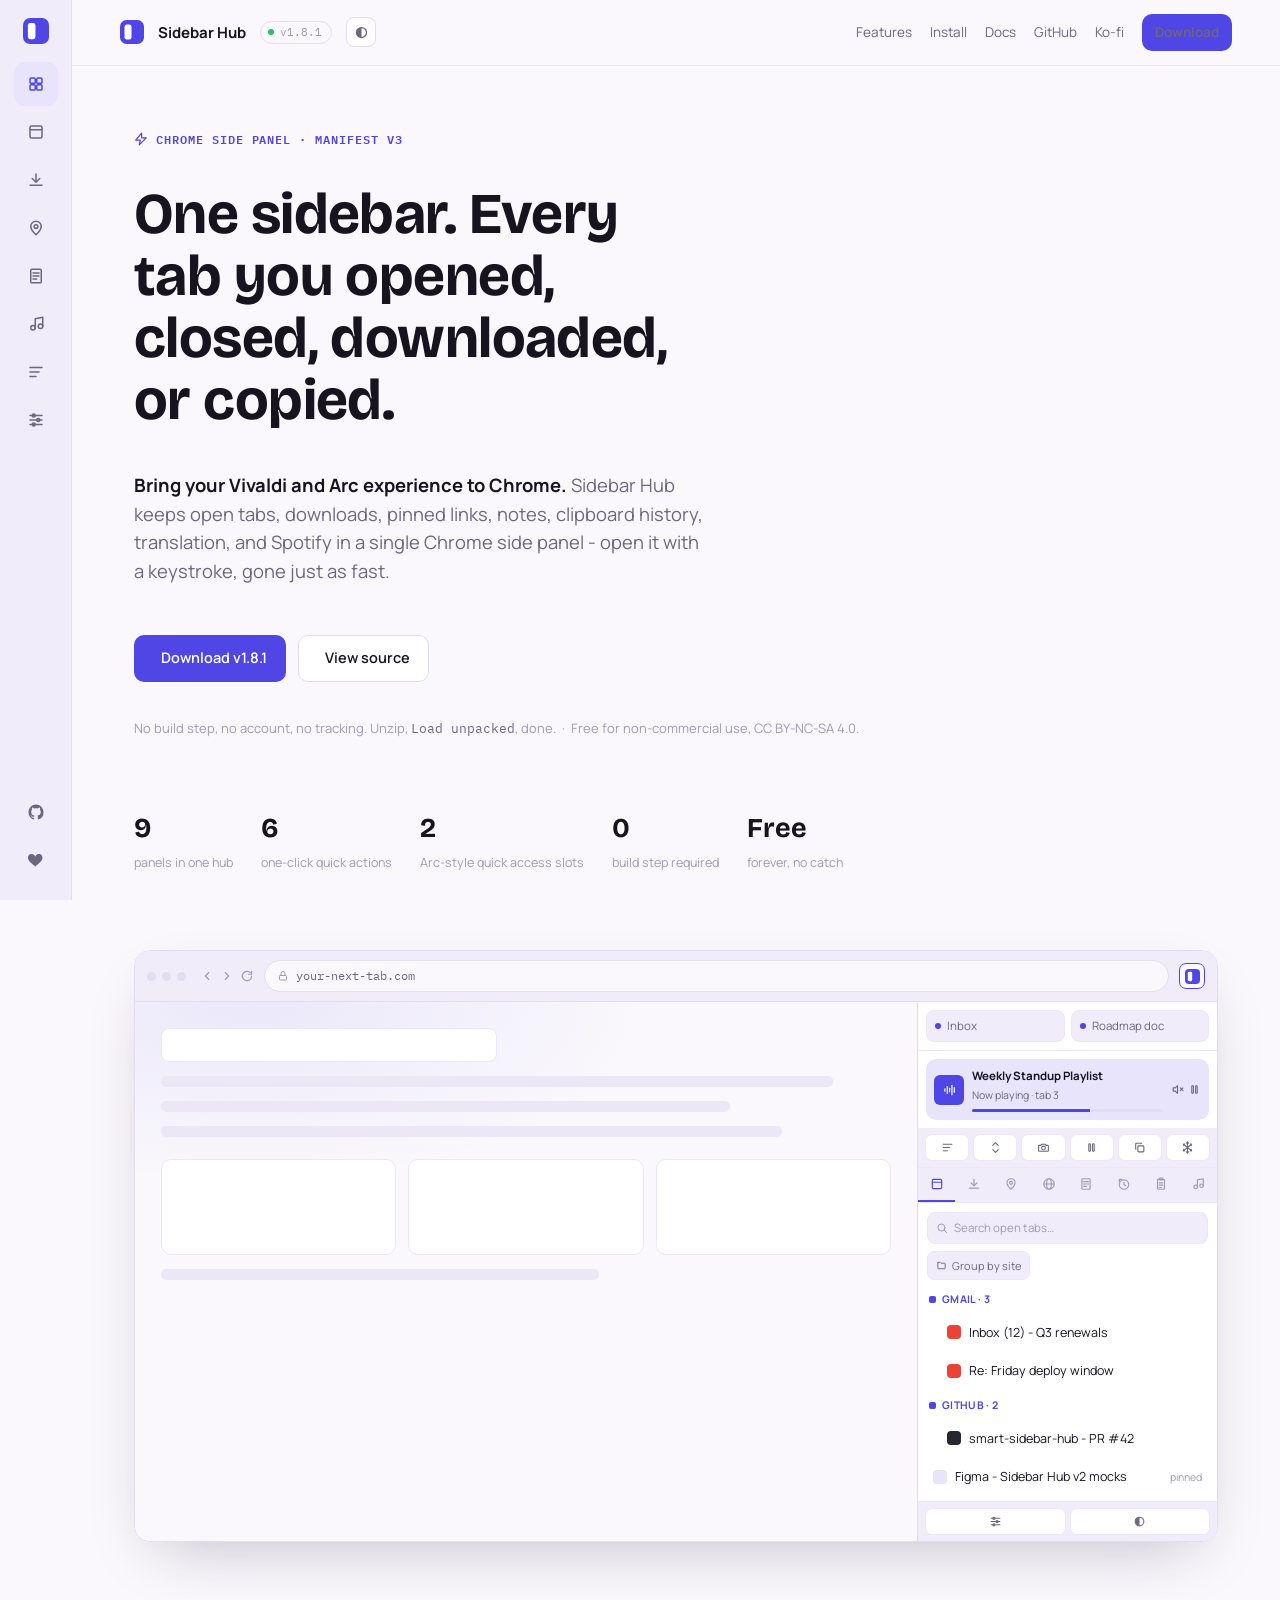
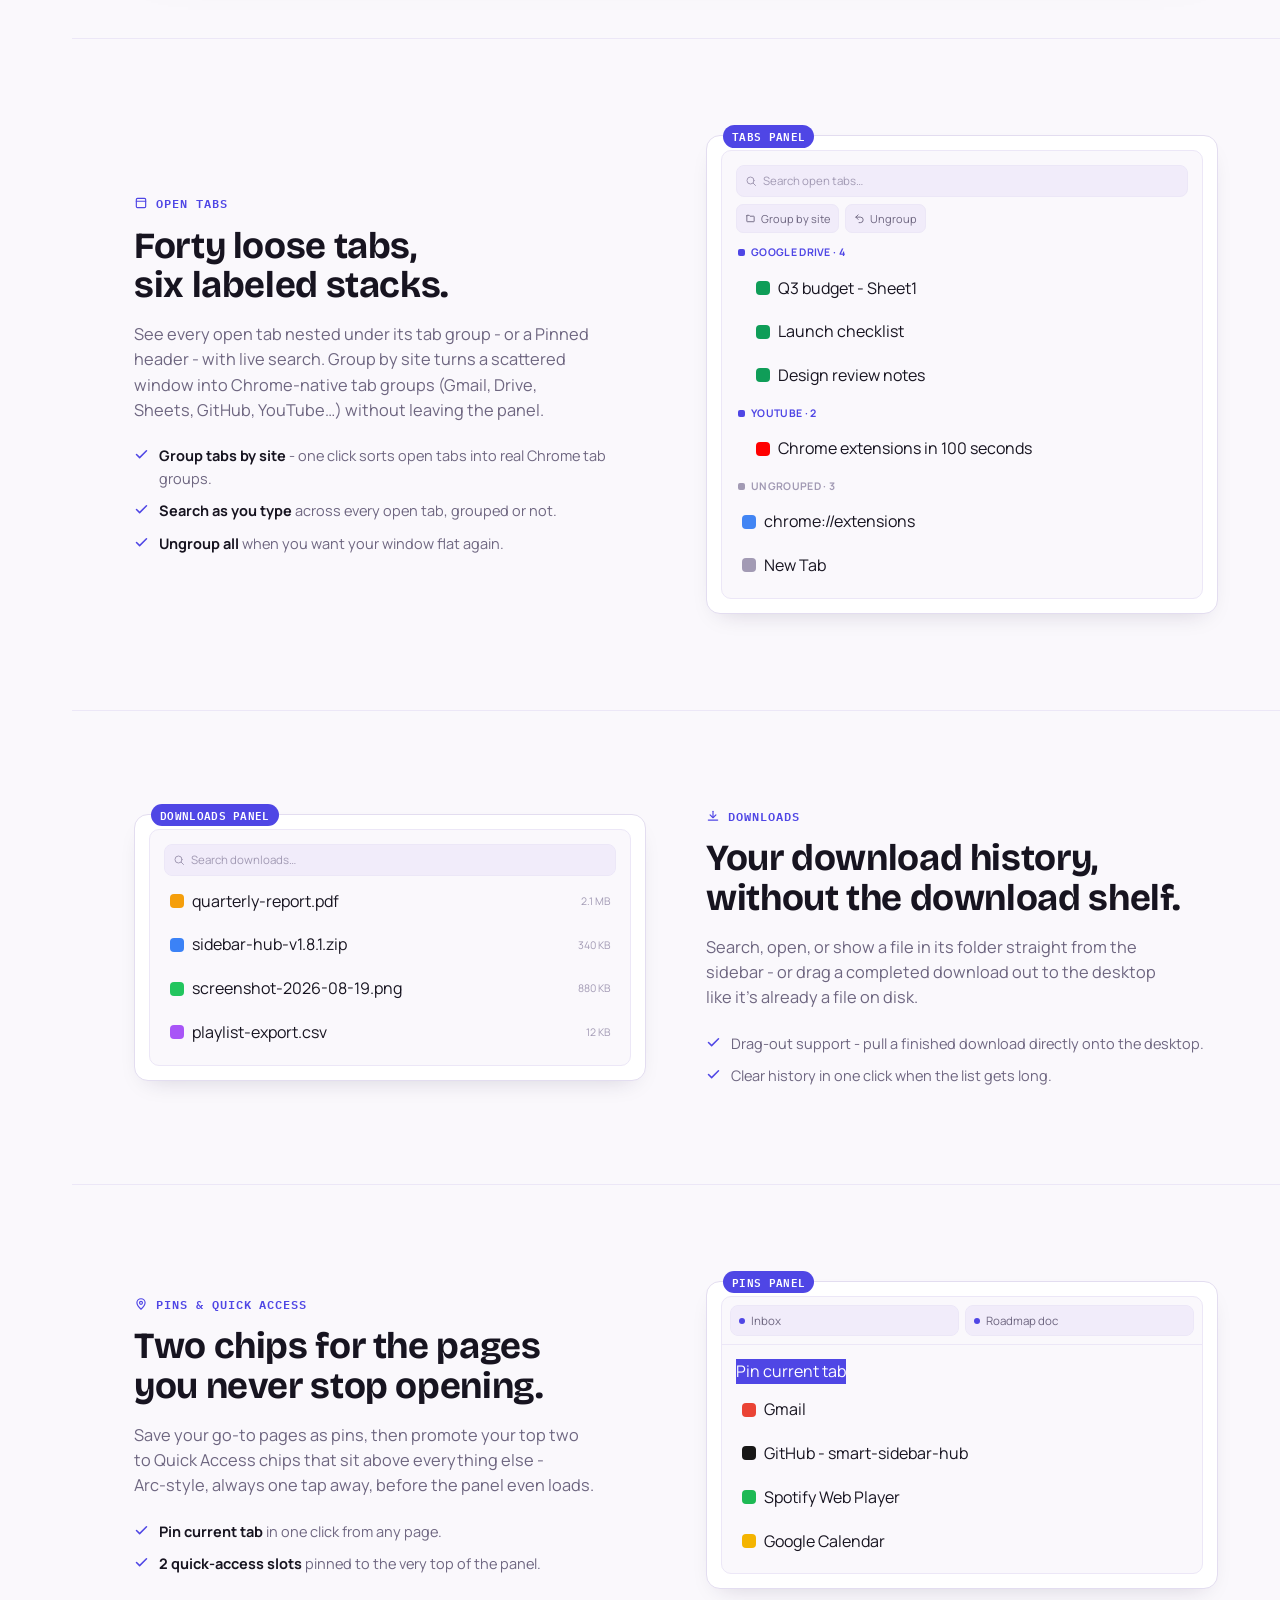
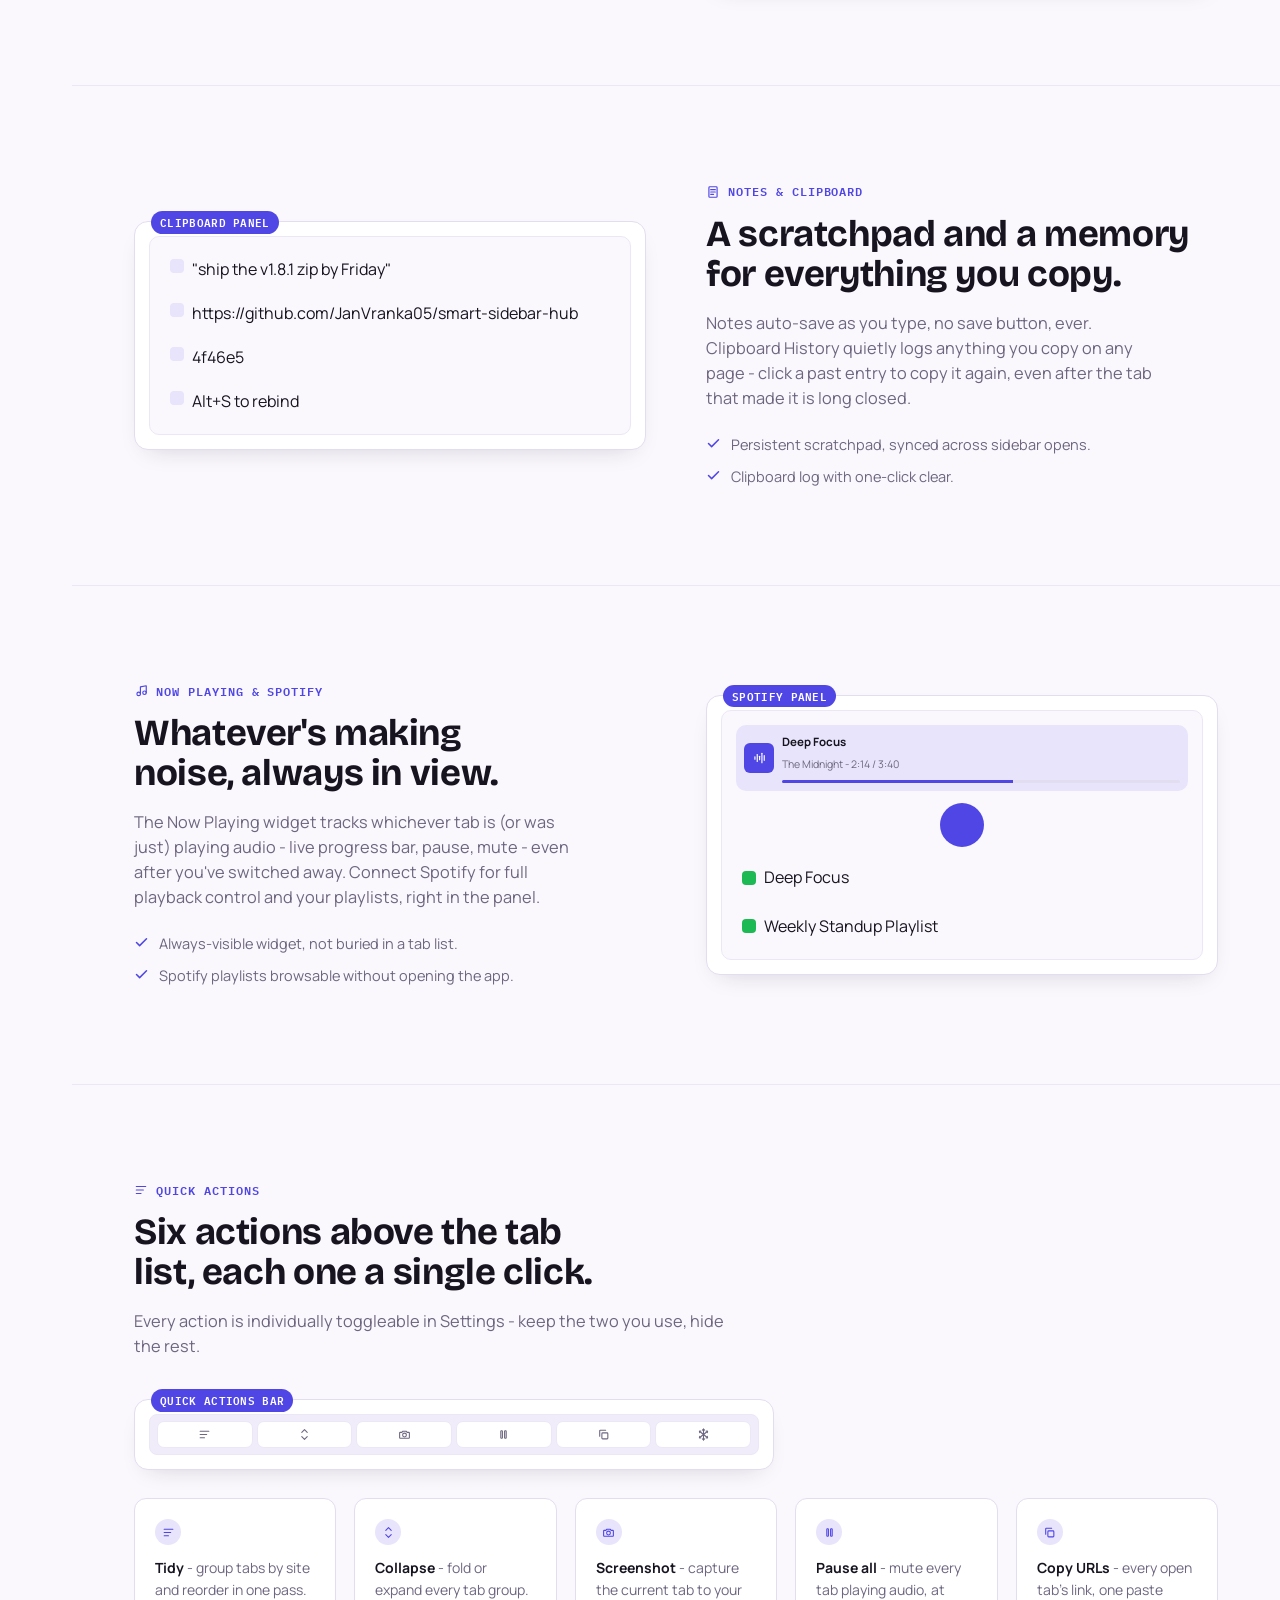
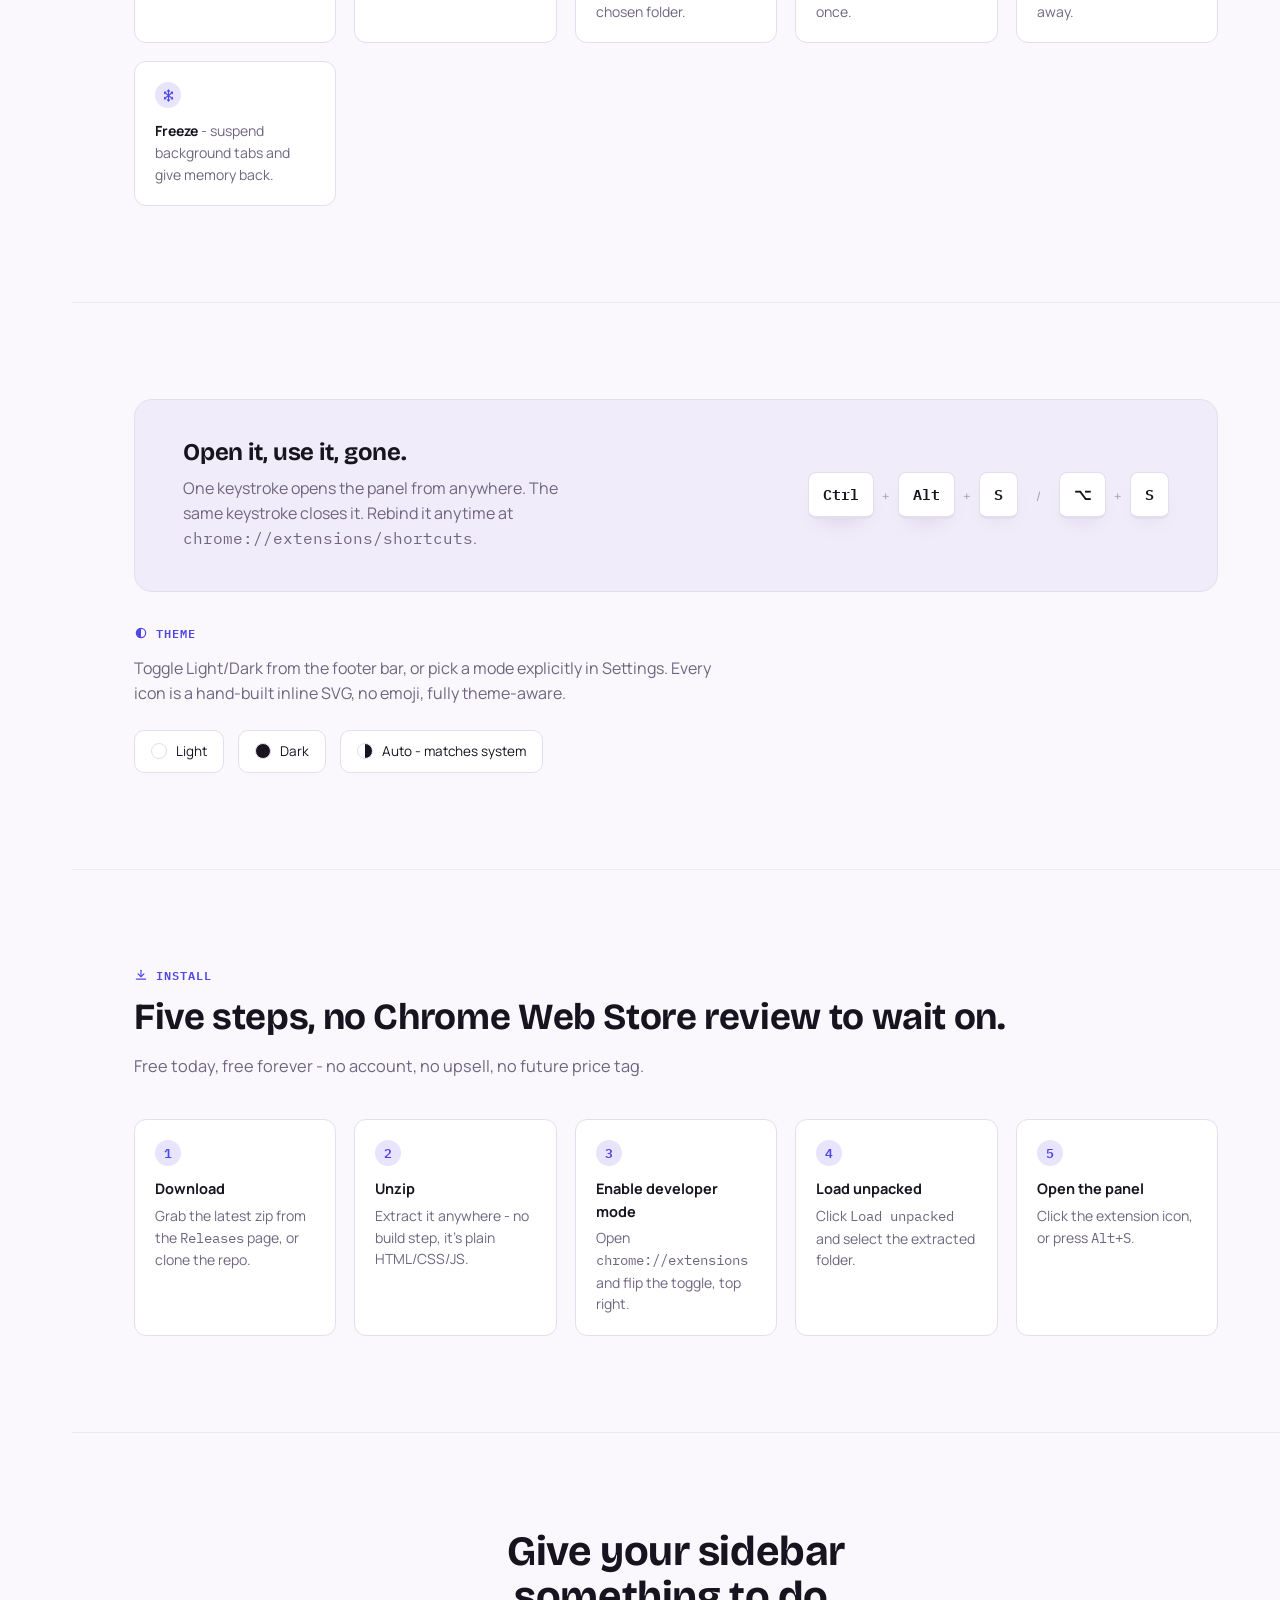
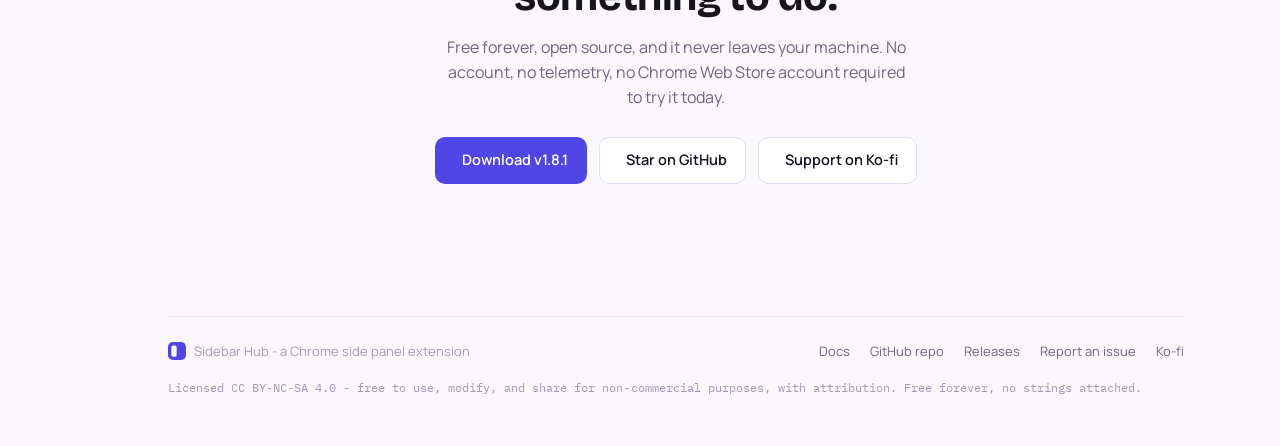
<file: landing/index.html>
<!DOCTYPE html>
<html lang="en">
<head>
<meta charset="UTF-8">
<meta name="viewport" content="width=device-width, initial-scale=1">
<title>Sidebar Hub</title>
<meta name="description" content="A Chrome sidebar that gathers open tabs, downloads, pins, notes, clipboard history, translation, and Spotify into one panel.">
<meta name="robots" content="index, follow">
<link rel="canonical" href="https://sidebarhub.com/">
<link rel="icon" type="image/svg+xml" href="data:image/svg+xml,%3Csvg xmlns='http://www.w3.org/2000/svg' viewBox='0 0 24 24'%3E%3Crect width='24' height='24' rx='6.5' fill='%234f46e5'/%3E%3Crect x='4.5' y='4.5' width='7' height='15' rx='2.2' fill='%23fff'/%3E%3C/svg%3E">
<meta property="og:type" content="website">
<meta property="og:title" content="Sidebar Hub">
<meta property="og:description" content="A Chrome sidebar that gathers open tabs, downloads, pins, notes, clipboard history, translation, and Spotify into one panel.">
<meta property="og:url" content="https://sidebarhub.com/">
<meta property="og:image" content="https://sidebarhub.com/og-image.png">
<meta property="og:image:width" content="1200">
<meta property="og:image:height" content="630">
<meta property="og:site_name" content="Sidebar Hub">
<meta name="twitter:card" content="summary_large_image">
<meta name="twitter:title" content="Sidebar Hub">
<meta name="twitter:description" content="A Chrome sidebar that gathers open tabs, downloads, pins, notes, clipboard history, translation, and Spotify into one panel.">
<meta name="twitter:image" content="https://sidebarhub.com/og-image.png">
<script type="application/ld+json">
{
  "@context": "https://schema.org",
  "@type": "SoftwareApplication",
  "name": "Sidebar Hub",
  "url": "https://sidebarhub.com/",
  "description": "A Chrome sidebar that gathers open tabs, downloads, pins, notes, clipboard history, translation, and Spotify into one panel.",
  "applicationCategory": "BrowserApplication",
  "operatingSystem": "Chrome",
  "softwareVersion": "1.7.1",
  "offers": {
    "@type": "Offer",
    "price": "0",
    "priceCurrency": "USD"
  },
  "image": "https://sidebarhub.com/og-image.png",
  "author": {
    "@type": "Person",
    "name": "Jan Vranka"
  }
}
</script>
<link rel="preconnect" href="https://fonts.googleapis.com">
<link rel="preconnect" href="https://fonts.gstatic.com" crossorigin>
<link href="https://fonts.googleapis.com/css2?family=Bricolage+Grotesque:opsz,wght@12..96,400;12..96,500;12..96,600;12..96,700;12..96,800&family=Manrope:wght@400;500;600;700;800&family=IBM+Plex+Mono:wght@400;500;600&display=swap" rel="stylesheet">

<style>
  :root {
    --bg: #faf8fc;
    --bg-raised: #f1ecfa;
    --bg-panel: #ffffff;
    --ink: #171420;
    --ink-dim: #6e6680;
    --ink-faint: #a29ab4;
    --accent: #4f46e5;
    --accent-ink: #ffffff;
    --accent-soft: #e7e4fb;
    --border: #e3ddf0;
    --border-soft: #ece7f7;
    --danger: #d92d20;
    --shadow: 0 24px 60px -24px rgba(30, 20, 60, 0.28);
    --shadow-sm: 0 10px 24px -14px rgba(30, 20, 60, 0.22);
  }

  @media (prefers-color-scheme: dark) {
    :root:not([data-theme="light"]) {
      --bg: #120f18;
      --bg-raised: #1c1826;
      --bg-panel: #191521;
      --ink: #f1eefa;
      --ink-dim: #a79fb8;
      --ink-faint: #6e6680;
      --accent: #8078f2;
      --accent-ink: #100c1a;
      --accent-soft: #262048;
      --border: #2c2638;
      --border-soft: #241f30;
      --danger: #f87171;
      --shadow: 0 24px 60px -20px rgba(0, 0, 0, 0.6);
      --shadow-sm: 0 10px 24px -14px rgba(0, 0, 0, 0.5);
    }
  }

  :root[data-theme="dark"] {
    --bg: #120f18;
    --bg-raised: #1c1826;
    --bg-panel: #191521;
    --ink: #f1eefa;
    --ink-dim: #a79fb8;
    --ink-faint: #6e6680;
    --accent: #8078f2;
    --accent-ink: #100c1a;
    --accent-soft: #262048;
    --border: #2c2638;
    --border-soft: #241f30;
    --danger: #f87171;
    --shadow: 0 24px 60px -20px rgba(0, 0, 0, 0.6);
    --shadow-sm: 0 10px 24px -14px rgba(0, 0, 0, 0.5);
  }

  * { box-sizing: border-box; }
  html { scroll-behavior: smooth; }
  @media (prefers-reduced-motion: reduce) {
    html { scroll-behavior: auto; }
    * { animation-duration: 0.001ms !important; transition-duration: 0.001ms !important; }
  }

  body {
    margin: 0;
    background: var(--bg);
    color: var(--ink);
    font-family: "Manrope", ui-sans-serif, system-ui, sans-serif;
    font-size: 16px;
    line-height: 1.55;
    -webkit-font-smoothing: antialiased;
  }

  h1, h2, h3 { font-family: "Bricolage Grotesque", "Manrope", sans-serif; text-wrap: balance; margin: 0; letter-spacing: -0.01em; line-height: 1.08; }
  p { margin: 0; }
  a { color: inherit; }

  code, .mono { font-family: "IBM Plex Mono", ui-monospace, monospace; }

  ::selection { background: var(--accent-soft); color: var(--ink); }

  .icon { display: inline-flex; flex-shrink: 0; }
  .icon svg { display: block; }

  /* ---------- brand mark ---------- */
  .mark { display: inline-flex; flex-shrink: 0; }

  /* ---------- rail (in-page nav mirroring the product's own tabbar) ---------- */
  .rail {
    position: fixed;
    left: 0; top: 0; bottom: 0;
    width: 72px;
    display: flex;
    flex-direction: column;
    align-items: center;
    padding: 18px 0;
    gap: 4px;
    background: var(--bg-raised);
    border-right: 1px solid var(--border);
    z-index: 40;
  }
  .rail-logo { margin-bottom: 14px; }
  .rail-spacer { flex: 1; }
  .rail-btn {
    width: 44px; height: 44px;
    border-radius: 11px;
    border: 1px solid transparent;
    background: none;
    color: var(--ink-dim);
    display: flex; align-items: center; justify-content: center;
    cursor: pointer;
    transition: background .15s ease, color .15s ease, border-color .15s ease;
  }
  .rail-btn:hover { background: var(--bg-panel); color: var(--ink); border-color: var(--border); }
  .rail-btn.active { background: var(--accent-soft); color: var(--accent); }
  .rail-btn svg { width: 18px; height: 18px; }

  @media (max-width: 980px) {
    .rail { display: none; }
    body { --rail-w: 0px; }
  }
  body { --rail-w: 72px; }

  /* ---------- top bar ---------- */
  .topbar {
    position: sticky; top: 0; z-index: 30;
    margin-left: var(--rail-w);
    display: flex; align-items: center; gap: 14px;
    padding: 14px clamp(20px, 4vw, 48px);
    background: var(--bg);
    border-bottom: 1px solid var(--border-soft);
  }
  .topbar .name { font-weight: 700; font-size: 15px; }
  .topbar .ver {
    font-size: 11px; color: var(--ink-faint); padding: 2px 9px 2px 7px; border: 1px solid var(--border); border-radius: 99px;
    display: inline-flex; align-items: center; gap: 6px; text-decoration: none;
    transition: border-color .15s ease, color .15s ease;
  }
  .topbar .ver:hover { border-color: var(--accent); color: var(--ink-dim); }
  .ver-dot {
    width: 6px; height: 6px; border-radius: 50%; flex-shrink: 0;
    background: #22c55e;
    box-shadow: 0 0 0 0 rgba(34, 197, 94, 0.55);
    animation: ver-pulse 2s ease-out infinite;
  }
  @keyframes ver-pulse {
    0% { box-shadow: 0 0 0 0 rgba(34, 197, 94, 0.55); }
    70% { box-shadow: 0 0 0 6px rgba(34, 197, 94, 0); }
    100% { box-shadow: 0 0 0 0 rgba(34, 197, 94, 0); }
  }
  .theme-toggle {
    width: 30px; height: 30px; flex-shrink: 0;
    display: flex; align-items: center; justify-content: center;
    border-radius: 8px; border: 1px solid var(--border);
    background: var(--bg-panel); color: var(--ink-dim);
    cursor: pointer;
    transition: background .15s ease, color .15s ease, border-color .15s ease;
  }
  .theme-toggle:hover { color: var(--ink); border-color: var(--accent); }
  .theme-toggle svg { width: 15px; height: 15px; }
  .topbar-spacer { flex: 1; }
  .topbar-links { display: flex; align-items: center; gap: 18px; }
  .topbar-links a { font-size: 13.5px; color: var(--ink-dim); text-decoration: none; }
  .topbar-links a:hover { color: var(--ink); }
  @media (max-width: 640px) { .topbar-links a.hide-sm { display: none; } }

  /* ---------- buttons ---------- */
  .btn {
    display: inline-flex; align-items: center; gap: 8px;
    padding: 11px 18px;
    border-radius: 10px;
    font-size: 14.5px; font-weight: 600;
    text-decoration: none;
    cursor: pointer;
    border: 1px solid transparent;
    transition: filter .15s ease, background .15s ease, transform .1s ease;
  }
  .btn:active { transform: scale(0.97); }
  .btn-primary { background: var(--accent); color: var(--accent-ink); }
  .btn-primary:hover { filter: brightness(1.08); }
  .btn-ghost { background: var(--bg-panel); color: var(--ink); border-color: var(--border); }
  .btn-ghost:hover { border-color: var(--accent); }
  .btn-sm { padding: 7px 12px; font-size: 13px; }

  /* ---------- layout shell ---------- */
  main { margin-left: var(--rail-w); }
  .wrap { max-width: 1180px; margin: 0 auto; padding: 0 clamp(20px, 4vw, 48px); }

  section { padding: 96px 0; border-bottom: 1px solid var(--border-soft); }
  section:last-of-type { border-bottom: none; }
  .eyebrow {
    font-family: "IBM Plex Mono", monospace;
    font-size: 12px; letter-spacing: 0.08em; text-transform: uppercase;
    color: var(--accent); font-weight: 600;
    display: flex; align-items: center; gap: 8px;
    margin-bottom: 14px;
  }
  .eyebrow .icon svg { width: 14px; height: 14px; }

  .reveal { opacity: 0; transform: translateY(18px); transition: opacity .6s ease, transform .6s ease; }
  .reveal.in-view { opacity: 1; transform: none; }

  /* ---------- hero ---------- */
  .hero { padding-top: 64px; }
  .hero-grid { display: grid; grid-template-columns: 1fr; gap: 20px; }
  .hero h1 { font-size: clamp(2.4rem, 5vw, 3.6rem); font-weight: 700; max-width: 16ch; }
  .hero .lede { font-size: 1.15rem; color: var(--ink-dim); max-width: 52ch; margin-top: 20px; }
  .hero-ctas { display: flex; flex-wrap: wrap; gap: 12px; margin-top: 30px; }
  .hero-note { margin-top: 16px; font-size: 13px; color: var(--ink-faint); }
  .hero-note .mono { color: var(--ink-dim); }

  .stat-row { display: flex; flex-wrap: wrap; gap: 28px; margin-top: 48px; }
  .stat b { display: block; font-family: "Bricolage Grotesque"; font-size: 1.7rem; font-weight: 700; }
  .stat span { font-size: 12.5px; color: var(--ink-faint); }

  .hero-stage { margin-top: 56px; }

  /* ---------- browser chrome mockup ---------- */
  .browser-frame {
    background: var(--bg-panel);
    border: 1px solid var(--border);
    border-radius: 16px;
    box-shadow: var(--shadow);
    overflow: hidden;
  }
  .browser-titlebar {
    display: flex; align-items: center; gap: 10px;
    padding: 9px 12px;
    background: var(--bg-raised);
    border-bottom: 1px solid var(--border);
  }
  .tl-dots { display: flex; gap: 6px; margin-right: 4px; }
  .tl-dots span { width: 9px; height: 9px; border-radius: 50%; background: var(--border); }
  .tl-nav { display: flex; gap: 6px; color: var(--ink-faint); }
  .tl-nav svg { width: 14px; height: 14px; }
  .tl-url {
    flex: 1;
    display: flex; align-items: center; gap: 7px;
    background: var(--bg);
    border: 1px solid var(--border);
    border-radius: 99px;
    padding: 6px 12px;
    font-family: "IBM Plex Mono", monospace;
    font-size: 12px;
    color: var(--ink-dim);
  }
  .tl-url svg { width: 12px; height: 12px; color: var(--ink-faint); }
  .tl-ext {
    width: 26px; height: 26px; border-radius: 7px;
    display: flex; align-items: center; justify-content: center;
    background: var(--bg);
    border: 1px solid var(--accent);
  }
  .tl-ext .mark svg { width: 15px; height: 15px; }

  .browser-body { display: flex; min-height: 420px; }
  .page-mock {
    flex: 1;
    padding: 26px;
    background:
      radial-gradient(560px 260px at 15% 0%, color-mix(in srgb, var(--accent) 9%, transparent), transparent 70%),
      var(--bg);
    display: flex; flex-direction: column; gap: 14px;
  }
  .pm-bar { height: 34px; border-radius: 8px; background: var(--bg-panel); border: 1px solid var(--border-soft); width: 46%; }
  .pm-line { height: 11px; border-radius: 5px; background: var(--border-soft); }
  .pm-line.w1 { width: 92%; } .pm-line.w2 { width: 78%; } .pm-line.w3 { width: 85%; } .pm-line.w4 { width: 60%; }
  .pm-cards { display: grid; grid-template-columns: repeat(3, 1fr); gap: 12px; margin-top: 8px; }
  .pm-card { height: 96px; border-radius: 10px; background: var(--bg-panel); border: 1px solid var(--border-soft); }

  /* ---------- sidepanel replica ---------- */
  .sp {
    width: 300px;
    flex-shrink: 0;
    border-left: 1px solid var(--border);
    background: var(--bg-panel);
    display: flex; flex-direction: column;
    font-size: 12.5px;
  }
  .sp * { box-sizing: border-box; }

  .sp-qa { display: flex; gap: 6px; padding: 8px; border-bottom: 1px solid var(--border-soft); }
  .sp-chip {
    flex: 1; display: flex; align-items: center; gap: 6px;
    padding: 6px 8px; border-radius: 8px;
    background: var(--bg-raised); border: 1px solid var(--border-soft);
    font-size: 11.5px; color: var(--ink-dim); overflow: hidden;
  }
  .sp-chip .dot { width: 6px; height: 6px; border-radius: 50%; background: var(--accent); flex-shrink: 0; }
  .sp-chip span { white-space: nowrap; overflow: hidden; text-overflow: ellipsis; }

  .sp-now {
    margin: 8px; padding: 8px; border-radius: 10px;
    background: var(--accent-soft);
    display: flex; align-items: center; gap: 8px;
  }
  .sp-now .art { width: 30px; height: 30px; border-radius: 6px; background: var(--accent); flex-shrink: 0; display: flex; align-items: center; justify-content: center; color: var(--accent-ink); }
  .sp-now .art svg { width: 14px; height: 14px; }
  .sp-now .meta { flex: 1; min-width: 0; }
  .sp-now .meta b { display: block; font-size: 11.5px; font-weight: 700; white-space: nowrap; overflow: hidden; text-overflow: ellipsis; }
  .sp-now .meta small { color: var(--ink-dim); font-size: 10.5px; }
  .sp-now .bar { height: 3px; border-radius: 3px; background: var(--border); margin-top: 5px; overflow: hidden; }
  .sp-now .bar i { display: block; height: 100%; width: 62%; background: var(--accent); }
  .sp-now .ctl { display: flex; gap: 4px; color: var(--ink-dim); }
  .sp-now .ctl svg { width: 13px; height: 13px; }

  .sp-quickbar, .sp-tabbar, .sp-bottombar { display: flex; border-bottom: 1px solid var(--border-soft); background: var(--bg-raised); }
  .sp-quickbar { gap: 4px; padding: 6px 7px; }
  .sp-quickbar .qb { flex: 1; display: flex; align-items: center; justify-content: center; padding: 6px 0; border-radius: 7px; border: 1px solid var(--border-soft); background: var(--bg-panel); color: var(--ink-dim); }
  .sp-quickbar .qb svg { width: 13px; height: 13px; }

  .sp-tabbar { }
  .sp-tabbar .tb { flex: 1; display: flex; align-items: center; justify-content: center; padding: 9px 0; color: var(--ink-faint); border-bottom: 2px solid transparent; }
  .sp-tabbar .tb svg { width: 14px; height: 14px; }
  .sp-tabbar .tb.active { color: var(--accent); border-bottom-color: var(--accent); }

  .sp-content { flex: 1; padding: 9px; display: flex; flex-direction: column; gap: 7px; overflow: hidden; }
  .sp-search { display: flex; align-items: center; gap: 6px; padding: 6px 8px; border-radius: 8px; background: var(--bg-raised); border: 1px solid var(--border-soft); color: var(--ink-faint); font-size: 11.5px; }
  .sp-search svg { width: 12px; height: 12px; }
  .sp-toolrow { display: flex; gap: 6px; }
  .sp-toolrow .tr-btn { display: flex; align-items: center; gap: 5px; padding: 5px 8px; border-radius: 7px; background: var(--bg-raised); border: 1px solid var(--border-soft); color: var(--ink-dim); font-size: 11px; }
  .sp-toolrow .tr-btn svg { width: 11px; height: 11px; }

  .sp-group-head { font-size: 10.5px; font-weight: 700; text-transform: uppercase; letter-spacing: .03em; color: var(--accent); padding: 4px 2px 2px; display: flex; align-items: center; gap: 6px; }
  .sp-group-head i { width: 7px; height: 7px; border-radius: 2px; background: var(--accent); }
  .sp-row { display: flex; align-items: center; gap: 8px; padding: 6px 6px; border-radius: 7px; }
  .sp-row:hover { background: var(--bg-raised); }
  .sp-row .fav { width: 14px; height: 14px; border-radius: 4px; flex-shrink: 0; }
  .sp-row .tt { flex: 1; min-width: 0; white-space: nowrap; overflow: hidden; text-overflow: ellipsis; color: var(--ink); }
  .sp-row .sub { color: var(--ink-faint); font-size: 10.5px; }
  .sp-row.indent { padding-left: 20px; }

  .sp-bottombar { gap: 4px; padding: 6px 7px; border-bottom: none; border-top: 1px solid var(--border-soft); margin-top: auto; }
  .sp-bottombar .bb { flex: 1; display: flex; align-items: center; justify-content: center; padding: 6px 0; border-radius: 7px; border: 1px solid var(--border-soft); background: var(--bg-panel); color: var(--ink-dim); }
  .sp-bottombar .bb svg { width: 13px; height: 13px; }

  /* ---------- feature sections ---------- */
  .feat { display: grid; grid-template-columns: 1fr; gap: 44px; align-items: center; }
  @media (min-width: 900px) {
    .feat { grid-template-columns: 1fr 1fr; gap: 60px; }
    .feat.rev .feat-copy { order: 2; }
    .feat.rev .feat-shot { order: 1; }
  }
  .feat-copy h2 { font-size: clamp(1.7rem, 3vw, 2.3rem); }
  .feat-copy p.body { color: var(--ink-dim); margin-top: 16px; font-size: 1.02rem; max-width: 46ch; }
  .feat-list { list-style: none; margin: 22px 0 0; padding: 0; display: flex; flex-direction: column; gap: 10px; }
  .feat-list li { display: flex; gap: 10px; align-items: flex-start; font-size: 14.5px; color: var(--ink-dim); }
  .feat-list li .icon { color: var(--accent); margin-top: 2px; }
  .feat-list li .icon svg { width: 15px; height: 15px; }
  .feat-list b { color: var(--ink); font-weight: 700; }

  .shot {
    position: relative;
    background: var(--bg-panel);
    border: 1px solid var(--border);
    border-radius: 14px;
    box-shadow: var(--shadow-sm);
    padding: 14px;
  }
  .shot-label {
    position: absolute; top: -11px; left: 16px;
    background: var(--accent); color: var(--accent-ink);
    font-family: "IBM Plex Mono", monospace;
    font-size: 10.5px; font-weight: 600; letter-spacing: .03em;
    padding: 3px 9px; border-radius: 99px;
  }

  /* mini panel reused across feature shots */
  .mini-sp { border: 1px solid var(--border-soft); border-radius: 10px; overflow: hidden; background: var(--bg); }

  /* ---------- shortcut section ---------- */
  .shortcut-card {
    display: flex; flex-wrap: wrap; align-items: center; justify-content: space-between; gap: 28px;
    background: var(--bg-raised); border: 1px solid var(--border);
    border-radius: 18px; padding: 40px clamp(24px,4vw,48px);
  }
  .keys { display: flex; align-items: center; gap: 8px; }
  .key {
    font-family: "IBM Plex Mono", monospace; font-weight: 600; font-size: 15px;
    background: var(--bg-panel); border: 1px solid var(--border);
    border-bottom-width: 3px;
    border-radius: 8px; padding: 10px 14px; box-shadow: var(--shadow-sm);
  }
  .keys .plus { color: var(--ink-faint); font-size: 13px; }
  .shortcut-copy { max-width: 40ch; }
  .shortcut-copy h3 { font-size: 1.5rem; }
  .shortcut-copy p { color: var(--ink-dim); margin-top: 10px; }

  /* ---------- install ---------- */
  .steps { list-style: none; margin: 40px 0 0; padding: 0; display: grid; grid-template-columns: repeat(auto-fit, minmax(200px,1fr)); gap: 18px; counter-reset: step; }
  .steps li { counter-increment: step; background: var(--bg-panel); border: 1px solid var(--border); border-radius: 12px; padding: 20px; position: relative; }
  .steps li::before {
    content: counter(step);
    font-family: "IBM Plex Mono", monospace; font-weight: 600; font-size: 13px;
    width: 26px; height: 26px; border-radius: 50%;
    background: var(--accent-soft); color: var(--accent);
    display: flex; align-items: center; justify-content: center;
    margin-bottom: 12px;
  }
  .steps li p { font-size: 14px; color: var(--ink-dim); }
  .steps li b { display: block; color: var(--ink); font-size: 14.5px; margin-bottom: 4px; }

  .action-grid { list-style: none; margin: 28px 0 0; padding: 0; display: grid; grid-template-columns: repeat(auto-fit, minmax(180px,1fr)); gap: 18px; }
  .action-grid li { background: var(--bg-panel); border: 1px solid var(--border); border-radius: 12px; padding: 20px; }
  .action-grid .icon-badge {
    width: 26px; height: 26px; border-radius: 50%;
    background: var(--accent-soft); color: var(--accent);
    display: flex; align-items: center; justify-content: center;
    margin-bottom: 12px;
  }
  .action-grid .icon-badge svg { width: 13px; height: 13px; }
  .action-grid li p { font-size: 14px; color: var(--ink-dim); }

  /* ---------- theme demo ---------- */
  .theme-row { display: flex; gap: 14px; margin-top: 24px; flex-wrap: wrap; }
  .theme-chip { display: flex; align-items: center; gap: 9px; padding: 10px 16px; border-radius: 10px; border: 1px solid var(--border); background: var(--bg-panel); font-size: 13.5px; }
  .theme-chip i { width: 16px; height: 16px; border-radius: 50%; border: 1px solid var(--border); }
  .theme-chip i.light { background: #fff; }
  .theme-chip i.dark { background: #17141f; }
  .theme-chip i.auto { background: linear-gradient(90deg, #fff 50%, #17141f 50%); }

  /* ---------- footer / final CTA ---------- */
  .final { text-align: center; }
  .final h2 { font-size: clamp(1.8rem, 4vw, 2.6rem); max-width: 20ch; margin: 0 auto; }
  .final p { color: var(--ink-dim); margin: 16px auto 0; max-width: 46ch; }
  .final .hero-ctas { justify-content: center; margin-top: 28px; }

  footer { margin-left: var(--rail-w); padding: 36px clamp(20px,4vw,48px) 48px; }
  .foot-row { display: flex; flex-wrap: wrap; gap: 20px; justify-content: space-between; align-items: center; border-top: 1px solid var(--border-soft); padding-top: 24px; }
  .foot-links { display: flex; gap: 20px; flex-wrap: wrap; }
  .foot-links a { font-size: 13px; color: var(--ink-dim); text-decoration: none; }
  .foot-links a:hover { color: var(--ink); }
  .foot-brand { display: flex; align-items: center; gap: 8px; font-size: 13px; color: var(--ink-faint); }
  .foot-license { font-size: 12px; color: var(--ink-faint); margin-top: 18px; }

  ::-webkit-scrollbar { width: 10px; height: 10px; }
  ::-webkit-scrollbar-thumb { background: var(--border); border-radius: 99px; }
</style>
</head>
<body>

<!-- ============================================================ -->

<nav class="rail" aria-label="Section navigation">
  <a class="rail-logo mark" href="#top" aria-label="Sidebar Hub">
    <svg width="26" height="26" viewBox="0 0 24 24"><rect width="24" height="24" rx="6.5" fill="var(--accent)"/><rect x="4.5" y="4.5" width="7" height="15" rx="2.2" fill="var(--accent-ink)"/></svg>
  </a>
  <button class="rail-btn" data-goto="hero" data-tooltip="Overview" aria-label="Overview"><span class="icon" data-icon="grid"></span></button>
  <button class="rail-btn" data-goto="tabs" data-tooltip="Tabs" aria-label="Tabs"><span class="icon" data-icon="tabs"></span></button>
  <button class="rail-btn" data-goto="downloads" data-tooltip="Downloads" aria-label="Downloads"><span class="icon" data-icon="downloads"></span></button>
  <button class="rail-btn" data-goto="pins" data-tooltip="Pins" aria-label="Pins"><span class="icon" data-icon="pins"></span></button>
  <button class="rail-btn" data-goto="notes" data-tooltip="Notes &amp; clipboard" aria-label="Notes and clipboard"><span class="icon" data-icon="notes"></span></button>
  <button class="rail-btn" data-goto="media" data-tooltip="Now playing &amp; Spotify" aria-label="Now playing and Spotify"><span class="icon" data-icon="spotify"></span></button>
  <button class="rail-btn" data-goto="actions" data-tooltip="Quick actions" aria-label="Quick actions"><span class="icon" data-icon="tidy"></span></button>
  <button class="rail-btn" data-goto="install" data-tooltip="Install" aria-label="Install"><span class="icon" data-icon="settings"></span></button>
  <div class="rail-spacer"></div>
  <a class="rail-btn" href="https://github.com/JanVranka05/smart-sidebar-hub" target="_blank" rel="noopener" data-tooltip="GitHub" aria-label="GitHub"><span class="icon" data-icon="github"></span></a>
  <a class="rail-btn" href="https://ko-fi.com/janvranka" target="_blank" rel="noopener" data-tooltip="Support on Ko-fi" aria-label="Support on Ko-fi"><span class="icon" data-icon="heart"></span></a>
</nav>

<div id="top"></div>

<header class="topbar">
  <span class="mark">
    <svg width="24" height="24" viewBox="0 0 24 24"><rect width="24" height="24" rx="6.5" fill="var(--accent)"/><rect x="4.5" y="4.5" width="7" height="15" rx="2.2" fill="var(--accent-ink)"/></svg>
  </span>
  <span class="name">Sidebar Hub</span>
  <a class="ver mono" id="version-badge" href="https://github.com/JanVranka05/smart-sidebar-hub/releases/latest" target="_blank" rel="noopener" title="Latest release on GitHub">
    <span class="ver-dot" aria-hidden="true"></span><span id="version-text">v1.8.1</span>
  </a>
  <button class="theme-toggle" id="theme-toggle" type="button" title="Theme: auto (click to change)" aria-label="Toggle theme"><span class="icon" data-icon="theme"></span></button>
  <div class="topbar-spacer"></div>
  <div class="topbar-links">
    <a class="hide-sm" href="#tabs">Features</a>
    <a class="hide-sm" href="#install">Install</a>
    <a class="hide-sm" href="https://docs.sidebarhub.com/" target="_blank" rel="noopener">Docs</a>
    <a href="https://github.com/JanVranka05/smart-sidebar-hub" target="_blank" rel="noopener">GitHub</a>
    <a class="hide-sm" href="https://ko-fi.com/janvranka" target="_blank" rel="noopener">Ko&#8209;fi</a>
    <a class="btn btn-primary btn-sm" href="https://github.com/JanVranka05/smart-sidebar-hub/releases/latest" target="_blank" rel="noopener">Download</a>
  </div>
</header>

<main>

  <!-- ================= HERO ================= -->
  <section class="hero" id="hero">
    <div class="wrap hero-grid">
      <div class="eyebrow"><span class="icon" data-icon="bolt"></span> Chrome side panel &middot; Manifest V3</div>
      <h1>One sidebar. Every tab you opened, closed, downloaded, or copied.</h1>
      <p class="lede"><b style="color:var(--ink);">Bring your Vivaldi and Arc experience to Chrome.</b> Sidebar Hub keeps open tabs, downloads, pinned links, notes, clipboard history, translation, and Spotify in a single Chrome side panel - open it with a keystroke, gone just as fast.</p>
      <div class="hero-ctas">
        <a class="btn btn-primary" href="https://github.com/JanVranka05/smart-sidebar-hub/releases/latest" target="_blank" rel="noopener"><span class="icon" data-icon="download"></span> Download v1.8.1</a>
        <a class="btn btn-ghost" href="https://github.com/JanVranka05/smart-sidebar-hub" target="_blank" rel="noopener"><span class="icon" data-icon="github"></span> View source</a>
      </div>
      <p class="hero-note">No build step, no account, no tracking. Unzip, <span class="mono">Load unpacked</span>, done. &nbsp;·&nbsp; Free for non‑commercial use, CC BY‑NC‑SA 4.0.</p>

      <div class="stat-row reveal">
        <div class="stat"><b>9</b><span>panels in one hub</span></div>
        <div class="stat"><b>6</b><span>one‑click quick actions</span></div>
        <div class="stat"><b>2</b><span>Arc‑style quick access slots</span></div>
        <div class="stat"><b>0</b><span>build step required</span></div>
        <div class="stat"><b>Free</b><span>forever, no catch</span></div>
      </div>

      <div class="hero-stage reveal">
        <div class="browser-frame">
          <div class="browser-titlebar">
            <div class="tl-dots"><span></span><span></span><span></span></div>
            <div class="tl-nav">
              <span class="icon" data-icon="back"></span>
              <span class="icon" data-icon="fwd"></span>
              <span class="icon" data-icon="refresh"></span>
            </div>
            <div class="tl-url"><span class="icon" data-icon="lock"></span> your-next-tab.com</div>
            <div class="tl-ext"><span class="mark"><svg viewBox="0 0 24 24"><rect width="24" height="24" rx="6.5" fill="var(--accent)"/><rect x="4.5" y="4.5" width="7" height="15" rx="2.2" fill="var(--accent-ink)"/></svg></span></div>
          </div>
          <div class="browser-body">
            <div class="page-mock">
              <div class="pm-bar"></div>
              <div class="pm-line w1"></div>
              <div class="pm-line w2"></div>
              <div class="pm-line w3"></div>
              <div class="pm-cards"><div class="pm-card"></div><div class="pm-card"></div><div class="pm-card"></div></div>
              <div class="pm-line w4"></div>
            </div>

            <!-- sidepanel replica -->
            <div class="sp">
              <div class="sp-qa">
                <div class="sp-chip"><span class="dot"></span><span>Inbox</span></div>
                <div class="sp-chip"><span class="dot"></span><span>Roadmap doc</span></div>
              </div>
              <div class="sp-now">
                <div class="art"><span class="icon" data-icon="wave"></span></div>
                <div class="meta"><b>Weekly Standup Playlist</b><small>Now playing · tab 3</small><div class="bar"><i></i></div></div>
                <div class="ctl"><span class="icon" data-icon="mute"></span><span class="icon" data-icon="pause"></span></div>
              </div>
              <div class="sp-quickbar">
                <div class="qb"><span class="icon" data-icon="tidy"></span></div>
                <div class="qb"><span class="icon" data-icon="collapse"></span></div>
                <div class="qb"><span class="icon" data-icon="camera"></span></div>
                <div class="qb"><span class="icon" data-icon="pauseall"></span></div>
                <div class="qb"><span class="icon" data-icon="copyurls"></span></div>
                <div class="qb"><span class="icon" data-icon="freeze"></span></div>
              </div>
              <div class="sp-tabbar">
                <div class="tb active"><span class="icon" data-icon="tabs"></span></div>
                <div class="tb"><span class="icon" data-icon="downloads"></span></div>
                <div class="tb"><span class="icon" data-icon="pins"></span></div>
                <div class="tb"><span class="icon" data-icon="translate"></span></div>
                <div class="tb"><span class="icon" data-icon="notes"></span></div>
                <div class="tb"><span class="icon" data-icon="closed"></span></div>
                <div class="tb"><span class="icon" data-icon="clipboard"></span></div>
                <div class="tb"><span class="icon" data-icon="spotify"></span></div>
              </div>
              <div class="sp-content">
                <div class="sp-search"><span class="icon" data-icon="search"></span> Search open tabs…</div>
                <div class="sp-toolrow"><div class="tr-btn"><span class="icon" data-icon="group"></span>Group by site</div></div>
                <div class="sp-group-head"><i></i> Gmail · 3</div>
                <div class="sp-row indent"><span class="fav" style="background:#ea4335"></span><span class="tt">Inbox (12) - Q3 renewals</span></div>
                <div class="sp-row indent"><span class="fav" style="background:#ea4335"></span><span class="tt">Re: Friday deploy window</span></div>
                <div class="sp-group-head"><i></i> GitHub · 2</div>
                <div class="sp-row indent"><span class="fav" style="background:#24292f"></span><span class="tt">smart-sidebar-hub - PR #42</span></div>
                <div class="sp-row"><span class="fav" style="background:var(--accent-soft)"></span><span class="tt">Figma - Sidebar Hub v2 mocks</span><span class="sub">pinned</span></div>
              </div>
              <div class="sp-bottombar">
                <div class="bb"><span class="icon" data-icon="settings"></span></div>
                <div class="bb"><span class="icon" data-icon="theme"></span></div>
              </div>
            </div>
          </div>
        </div>
      </div>
    </div>
  </section>

  <!-- ================= TABS ================= -->
  <section id="tabs">
    <div class="wrap feat">
      <div class="feat-copy reveal">
        <div class="eyebrow"><span class="icon" data-icon="tabs"></span> Open tabs</div>
        <h2>Forty loose tabs, six labeled stacks.</h2>
        <p class="body">See every open tab nested under its tab group - or a Pinned header - with live search. Group by site turns a scattered window into Chrome‑native tab groups (Gmail, Drive, Sheets, GitHub, YouTube…) without leaving the panel.</p>
        <ul class="feat-list">
          <li><span class="icon" data-icon="check"></span><span><b>Group tabs by site</b> - one click sorts open tabs into real Chrome tab groups.</span></li>
          <li><span class="icon" data-icon="check"></span><span><b>Search as you type</b> across every open tab, grouped or not.</span></li>
          <li><span class="icon" data-icon="check"></span><span><b>Ungroup all</b> when you want your window flat again.</span></li>
        </ul>
      </div>
      <div class="feat-shot reveal">
        <div class="shot"><span class="shot-label">TABS PANEL</span>
          <div class="mini-sp">
            <div class="sp-content" style="padding:14px;">
              <div class="sp-search"><span class="icon" data-icon="search"></span> Search open tabs…</div>
              <div class="sp-toolrow"><div class="tr-btn"><span class="icon" data-icon="group"></span>Group by site</div><div class="tr-btn"><span class="icon" data-icon="ungroup"></span>Ungroup</div></div>
              <div class="sp-group-head"><i></i> Google Drive · 4</div>
              <div class="sp-row indent"><span class="fav" style="background:#0f9d58"></span><span class="tt">Q3 budget - Sheet1</span></div>
              <div class="sp-row indent"><span class="fav" style="background:#0f9d58"></span><span class="tt">Launch checklist</span></div>
              <div class="sp-row indent"><span class="fav" style="background:#0f9d58"></span><span class="tt">Design review notes</span></div>
              <div class="sp-group-head"><i></i> YouTube · 2</div>
              <div class="sp-row indent"><span class="fav" style="background:#ff0000"></span><span class="tt">Chrome extensions in 100 seconds</span></div>
              <div class="sp-group-head" style="color:var(--ink-faint)"><i style="background:var(--ink-faint)"></i> Ungrouped · 3</div>
              <div class="sp-row"><span class="fav" style="background:#4285f4"></span><span class="tt">chrome://extensions</span></div>
              <div class="sp-row"><span class="fav" style="background:var(--ink-faint)"></span><span class="tt">New Tab</span></div>
            </div>
          </div>
        </div>
      </div>
    </div>
  </section>

  <!-- ================= DOWNLOADS ================= -->
  <section id="downloads">
    <div class="wrap feat rev">
      <div class="feat-copy reveal">
        <div class="eyebrow"><span class="icon" data-icon="downloads"></span> Downloads</div>
        <h2>Your download history, without the download shelf.</h2>
        <p class="body">Search, open, or show a file in its folder straight from the sidebar - or drag a completed download out to the desktop like it's already a file on disk.</p>
        <ul class="feat-list">
          <li><span class="icon" data-icon="check"></span><span>Drag‑out support - pull a finished download directly onto the desktop.</span></li>
          <li><span class="icon" data-icon="check"></span><span>Clear history in one click when the list gets long.</span></li>
        </ul>
      </div>
      <div class="feat-shot reveal">
        <div class="shot"><span class="shot-label">DOWNLOADS PANEL</span>
          <div class="mini-sp">
            <div class="sp-content" style="padding:14px;">
              <div class="sp-search"><span class="icon" data-icon="search"></span> Search downloads…</div>
              <div class="sp-row"><span class="fav" style="background:#f59e0b;border-radius:4px;"></span><span class="tt">quarterly-report.pdf</span><span class="sub">2.1 MB</span></div>
              <div class="sp-row"><span class="fav" style="background:#3b82f6;border-radius:4px;"></span><span class="tt">sidebar-hub-v1.8.1.zip</span><span class="sub">340 KB</span></div>
              <div class="sp-row"><span class="fav" style="background:#22c55e;border-radius:4px;"></span><span class="tt">screenshot-2026-08-19.png</span><span class="sub">880 KB</span></div>
              <div class="sp-row"><span class="fav" style="background:#a855f7;border-radius:4px;"></span><span class="tt">playlist-export.csv</span><span class="sub">12 KB</span></div>
            </div>
          </div>
        </div>
      </div>
    </div>
  </section>

  <!-- ================= PINS ================= -->
  <section id="pins">
    <div class="wrap feat">
      <div class="feat-copy reveal">
        <div class="eyebrow"><span class="icon" data-icon="pins"></span> Pins &amp; quick access</div>
        <h2>Two chips for the pages you never stop opening.</h2>
        <p class="body">Save your go‑to pages as pins, then promote your top two to Quick Access chips that sit above everything else - Arc‑style, always one tap away, before the panel even loads.</p>
        <ul class="feat-list">
          <li><span class="icon" data-icon="check"></span><span><b>Pin current tab</b> in one click from any page.</span></li>
          <li><span class="icon" data-icon="check"></span><span><b>2 quick‑access slots</b> pinned to the very top of the panel.</span></li>
        </ul>
      </div>
      <div class="feat-shot reveal">
        <div class="shot"><span class="shot-label">PINS PANEL</span>
          <div class="mini-sp">
            <div class="sp-qa" style="border-bottom:1px solid var(--border-soft)">
              <div class="sp-chip"><span class="dot"></span><span>Inbox</span></div>
              <div class="sp-chip"><span class="dot"></span><span>Roadmap doc</span></div>
            </div>
            <div class="sp-content" style="padding:14px;">
              <div class="tr-btn" style="align-self:flex-start;background:var(--accent);color:var(--accent-ink);border-color:var(--accent)"><span class="icon" data-icon="pins"></span>Pin current tab</div>
              <div class="sp-row"><span class="fav" style="background:#ea4335"></span><span class="tt">Gmail</span></div>
              <div class="sp-row"><span class="fav" style="background:#181717"></span><span class="tt">GitHub - smart-sidebar-hub</span></div>
              <div class="sp-row"><span class="fav" style="background:#1db954"></span><span class="tt">Spotify Web Player</span></div>
              <div class="sp-row"><span class="fav" style="background:#f4b400"></span><span class="tt">Google Calendar</span></div>
            </div>
          </div>
        </div>
      </div>
    </div>
  </section>

  <!-- ================= NOTES / CLIPBOARD ================= -->
  <section id="notes">
    <div class="wrap feat rev">
      <div class="feat-copy reveal">
        <div class="eyebrow"><span class="icon" data-icon="notes"></span> Notes &amp; clipboard</div>
        <h2>A scratchpad and a memory for everything you copy.</h2>
        <p class="body">Notes auto‑save as you type, no save button, ever. Clipboard History quietly logs anything you copy on any page - click a past entry to copy it again, even after the tab that made it is long closed.</p>
        <ul class="feat-list">
          <li><span class="icon" data-icon="check"></span><span>Persistent scratchpad, synced across sidebar opens.</span></li>
          <li><span class="icon" data-icon="check"></span><span>Clipboard log with one‑click clear.</span></li>
        </ul>
      </div>
      <div class="feat-shot reveal">
        <div class="shot"><span class="shot-label">CLIPBOARD PANEL</span>
          <div class="mini-sp">
            <div class="sp-content" style="padding:14px;">
              <div class="sp-row" style="align-items:flex-start"><span class="fav" style="background:var(--accent-soft);margin-top:2px"></span><span class="tt" style="white-space:normal">"ship the v1.8.1 zip by Friday"</span></div>
              <div class="sp-row" style="align-items:flex-start"><span class="fav" style="background:var(--accent-soft);margin-top:2px"></span><span class="tt" style="white-space:normal">https://github.com/JanVranka05/smart-sidebar-hub</span></div>
              <div class="sp-row" style="align-items:flex-start"><span class="fav" style="background:var(--accent-soft);margin-top:2px"></span><span class="tt" style="white-space:normal">4f46e5</span></div>
              <div class="sp-row" style="align-items:flex-start"><span class="fav" style="background:var(--accent-soft);margin-top:2px"></span><span class="tt" style="white-space:normal">Alt+S to rebind</span></div>
            </div>
          </div>
        </div>
      </div>
    </div>
  </section>

  <!-- ================= NOW PLAYING / SPOTIFY ================= -->
  <section id="media">
    <div class="wrap feat">
      <div class="feat-copy reveal">
        <div class="eyebrow"><span class="icon" data-icon="spotify"></span> Now playing &amp; Spotify</div>
        <h2>Whatever's making noise, always in view.</h2>
        <p class="body">The Now Playing widget tracks whichever tab is (or was just) playing audio - live progress bar, pause, mute - even after you've switched away. Connect Spotify for full playback control and your playlists, right in the panel.</p>
        <ul class="feat-list">
          <li><span class="icon" data-icon="check"></span><span>Always‑visible widget, not buried in a tab list.</span></li>
          <li><span class="icon" data-icon="check"></span><span>Spotify playlists browsable without opening the app.</span></li>
        </ul>
      </div>
      <div class="feat-shot reveal">
        <div class="shot"><span class="shot-label">SPOTIFY PANEL</span>
          <div class="mini-sp">
            <div class="sp-content" style="padding:14px;gap:12px;">
              <div class="sp-now" style="margin:0;">
                <div class="art"><span class="icon" data-icon="wave"></span></div>
                <div class="meta"><b>Deep Focus</b><small>The Midnight - 2:14 / 3:40</small><div class="bar"><i style="width:58%"></i></div></div>
              </div>
              <div style="display:flex;justify-content:center;gap:10px;">
                <div class="qb" style="flex:none;width:34px;height:34px;border-radius:50%;"><span class="icon" data-icon="prev"></span></div>
                <div class="qb" style="flex:none;width:44px;height:44px;border-radius:50%;background:var(--accent);color:var(--accent-ink)"><span class="icon" data-icon="pause"></span></div>
                <div class="qb" style="flex:none;width:34px;height:34px;border-radius:50%;"><span class="icon" data-icon="next"></span></div>
              </div>
              <div class="sp-row"><span class="fav" style="background:#1db954;border-radius:4px"></span><span class="tt">Deep Focus</span></div>
              <div class="sp-row"><span class="fav" style="background:#1db954;border-radius:4px"></span><span class="tt">Weekly Standup Playlist</span></div>
            </div>
          </div>
        </div>
      </div>
    </div>
  </section>

  <!-- ================= QUICK ACTIONS ================= -->
  <section id="actions">
    <div class="wrap">
      <div class="eyebrow reveal"><span class="icon" data-icon="tidy"></span> Quick actions</div>
      <h2 class="reveal" style="font-size:clamp(1.7rem,3vw,2.3rem); max-width:22ch;">Six actions above the tab list, each one a single click.</h2>
      <p class="reveal" style="color:var(--ink-dim); max-width:60ch; margin-top:16px; font-size:1.02rem;">Every action is individually toggleable in Settings - keep the two you use, hide the rest.</p>

      <div class="reveal" style="margin-top:40px;">
        <div class="shot" style="max-width:640px;"><span class="shot-label">QUICK ACTIONS BAR</span>
          <div class="sp-quickbar" style="border-radius:8px; border:1px solid var(--border-soft);">
            <div class="qb"><span class="icon" data-icon="tidy"></span></div>
            <div class="qb"><span class="icon" data-icon="collapse"></span></div>
            <div class="qb"><span class="icon" data-icon="camera"></span></div>
            <div class="qb"><span class="icon" data-icon="pauseall"></span></div>
            <div class="qb"><span class="icon" data-icon="copyurls"></span></div>
            <div class="qb"><span class="icon" data-icon="freeze"></span></div>
          </div>
        </div>
      </div>

      <ul class="action-grid">
        <li><span class="icon-badge"><span class="icon" data-icon="tidy"></span></span><p><b style="display:inline;color:var(--ink);">Tidy</b> - group tabs by site and reorder in one pass.</p></li>
        <li><span class="icon-badge"><span class="icon" data-icon="collapse"></span></span><p><b style="display:inline;color:var(--ink);">Collapse</b> - fold or expand every tab group.</p></li>
        <li><span class="icon-badge"><span class="icon" data-icon="camera"></span></span><p><b style="display:inline;color:var(--ink);">Screenshot</b> - capture the current tab to your chosen folder.</p></li>
        <li><span class="icon-badge"><span class="icon" data-icon="pauseall"></span></span><p><b style="display:inline;color:var(--ink);">Pause all</b> - mute every tab playing audio, at once.</p></li>
        <li><span class="icon-badge"><span class="icon" data-icon="copyurls"></span></span><p><b style="display:inline;color:var(--ink);">Copy URLs</b> - every open tab's link, one paste away.</p></li>
        <li><span class="icon-badge"><span class="icon" data-icon="freeze"></span></span><p><b style="display:inline;color:var(--ink);">Freeze</b> - suspend background tabs and give memory back.</p></li>
      </ul>
    </div>
  </section>

  <!-- ================= SHORTCUT ================= -->
  <section id="shortcut-sec">
    <div class="wrap">
      <div class="shortcut-card reveal">
        <div class="shortcut-copy">
          <h3>Open it, use it, gone.</h3>
          <p>One keystroke opens the panel from anywhere. The same keystroke closes it. Rebind it anytime at <span class="mono">chrome://extensions/shortcuts</span>.</p>
        </div>
        <div class="keys">
          <span class="key">Ctrl</span><span class="plus">+</span><span class="key">Alt</span><span class="plus">+</span><span class="key">S</span>
          <span class="plus" style="margin:0 10px;">/</span>
          <span class="key">⌥</span><span class="plus">+</span><span class="key">S</span>
        </div>
      </div>

      <div class="reveal" style="margin-top:32px;">
        <div class="eyebrow"><span class="icon" data-icon="theme"></span> Theme</div>
        <p style="color:var(--ink-dim); max-width:60ch;">Toggle Light/Dark from the footer bar, or pick a mode explicitly in Settings. Every icon is a hand‑built inline SVG, no emoji, fully theme‑aware.</p>
        <div class="theme-row">
          <div class="theme-chip"><i class="light"></i> Light</div>
          <div class="theme-chip"><i class="dark"></i> Dark</div>
          <div class="theme-chip"><i class="auto"></i> Auto - matches system</div>
        </div>
      </div>
    </div>
  </section>

  <!-- ================= INSTALL ================= -->
  <section id="install">
    <div class="wrap">
      <div class="eyebrow reveal"><span class="icon" data-icon="download"></span> Install</div>
      <h2 class="reveal" style="font-size:clamp(1.7rem,3vw,2.3rem);">Five steps, no Chrome Web Store review to wait on.</h2>
      <p class="reveal" style="color:var(--ink-dim); max-width:60ch; margin-top:16px; font-size:1.02rem;">Free today, free forever - no account, no upsell, no future price tag.</p>
      <ol class="steps reveal">
        <li><b>Download</b><p>Grab the latest zip from the <span class="mono">Releases</span> page, or clone the repo.</p></li>
        <li><b>Unzip</b><p>Extract it anywhere - no build step, it's plain HTML/CSS/JS.</p></li>
        <li><b>Enable developer mode</b><p>Open <span class="mono">chrome://extensions</span> and flip the toggle, top right.</p></li>
        <li><b>Load unpacked</b><p>Click <span class="mono">Load unpacked</span> and select the extracted folder.</p></li>
        <li><b>Open the panel</b><p>Click the extension icon, or press <span class="mono">Alt+S</span>.</p></li>
      </ol>
    </div>
  </section>

  <!-- ================= FINAL CTA ================= -->
  <section class="final">
    <div class="wrap">
      <h2 class="reveal">Give your sidebar something to do.</h2>
      <p class="reveal">Free forever, open source, and it never leaves your machine. No account, no telemetry, no Chrome Web Store account required to try it today.</p>
      <div class="hero-ctas reveal">
        <a class="btn btn-primary" href="https://github.com/JanVranka05/smart-sidebar-hub/releases/latest" target="_blank" rel="noopener"><span class="icon" data-icon="download"></span> Download v1.8.1</a>
        <a class="btn btn-ghost" href="https://github.com/JanVranka05/smart-sidebar-hub" target="_blank" rel="noopener"><span class="icon" data-icon="github"></span> Star on GitHub</a>
        <a class="btn btn-ghost" href="https://ko-fi.com/janvranka" target="_blank" rel="noopener"><span class="icon" data-icon="heart"></span> Support on Ko-fi</a>
      </div>
    </div>
  </section>

</main>

<footer>
  <div class="wrap">
    <div class="foot-row">
      <div class="foot-brand">
        <span class="mark"><svg width="18" height="18" viewBox="0 0 24 24"><rect width="24" height="24" rx="6.5" fill="var(--accent)"/><rect x="4.5" y="4.5" width="7" height="15" rx="2.2" fill="var(--accent-ink)"/></svg></span>
        Sidebar Hub - a Chrome side panel extension
      </div>
      <div class="foot-links">
        <a href="https://docs.sidebarhub.com/" target="_blank" rel="noopener">Docs</a>
        <a href="https://github.com/JanVranka05/smart-sidebar-hub" target="_blank" rel="noopener">GitHub repo</a>
        <a href="https://github.com/JanVranka05/smart-sidebar-hub/releases" target="_blank" rel="noopener">Releases</a>
        <a href="https://github.com/JanVranka05/smart-sidebar-hub/issues/new" target="_blank" rel="noopener">Report an issue</a>
        <a href="https://ko-fi.com/janvranka" target="_blank" rel="noopener">Ko-fi</a>
      </div>
    </div>
    <p class="foot-license mono">Licensed CC BY‑NC‑SA 4.0 - free to use, modify, and share for non‑commercial purposes, with attribution. Free forever, no strings attached.</p>
  </div>
</footer>

<script>
(function(){
  var ICONS = {
    grid: '<svg viewBox="0 0 24 24" fill="none" stroke="currentColor" stroke-width="2" stroke-linecap="round" stroke-linejoin="round"><rect x="4" y="4" width="7" height="7" rx="1.5"/><rect x="13" y="4" width="7" height="7" rx="1.5"/><rect x="4" y="13" width="7" height="7" rx="1.5"/><rect x="13" y="13" width="7" height="7" rx="1.5"/></svg>',
    tabs: '<svg viewBox="0 0 24 24" fill="none" stroke="currentColor" stroke-width="2" stroke-linecap="round" stroke-linejoin="round"><rect x="4" y="4" width="16" height="16" rx="2"/><line x1="4" y1="9" x2="20" y2="9"/></svg>',
    downloads: '<svg viewBox="0 0 24 24" fill="none" stroke="currentColor" stroke-width="2" stroke-linecap="round" stroke-linejoin="round"><path d="M12 4v10"/><polyline points="7 10 12 15 17 10"/><line x1="4" y1="19" x2="20" y2="19"/></svg>',
    pins: '<svg viewBox="0 0 24 24" fill="none" stroke="currentColor" stroke-width="2" stroke-linecap="round" stroke-linejoin="round"><path d="M12 21s-7-6.5-7-11a7 7 0 0 1 14 0c0 4.5-7 11-7 11z"/><circle cx="12" cy="10" r="2.5"/></svg>',
    translate: '<svg viewBox="0 0 24 24" fill="none" stroke="currentColor" stroke-width="2" stroke-linecap="round" stroke-linejoin="round"><circle cx="12" cy="12" r="9"/><line x1="3" y1="12" x2="21" y2="12"/><ellipse cx="12" cy="12" rx="4" ry="9"/></svg>',
    notes: '<svg viewBox="0 0 24 24" fill="none" stroke="currentColor" stroke-width="2" stroke-linecap="round" stroke-linejoin="round"><rect x="5" y="3" width="14" height="18" rx="1.5"/><line x1="8" y1="8" x2="16" y2="8"/><line x1="8" y1="12" x2="16" y2="12"/><line x1="8" y1="16" x2="13" y2="16"/></svg>',
    closed: '<svg viewBox="0 0 24 24" fill="none" stroke="currentColor" stroke-width="2" stroke-linecap="round" stroke-linejoin="round"><circle cx="12" cy="13" r="8"/><polyline points="12 9 12 13 15 15"/><path d="M4 8V4H8"/></svg>',
    clipboard: '<svg viewBox="0 0 24 24" fill="none" stroke="currentColor" stroke-width="2" stroke-linecap="round" stroke-linejoin="round"><rect x="6" y="4" width="12" height="17" rx="1.5"/><rect x="9" y="2" width="6" height="3" rx="1"/><line x1="9" y1="10" x2="15" y2="10"/><line x1="9" y1="14" x2="15" y2="14"/><line x1="9" y1="18" x2="13" y2="18"/></svg>',
    spotify: '<svg viewBox="0 0 24 24" fill="none" stroke="currentColor" stroke-width="2" stroke-linecap="round" stroke-linejoin="round"><circle cx="8" cy="17" r="3"/><circle cx="18" cy="15" r="3"/><path d="M11 17V5l10-2v12"/></svg>',
    tidy: '<svg viewBox="0 0 24 24" fill="none" stroke="currentColor" stroke-width="2" stroke-linecap="round" stroke-linejoin="round"><line x1="4" y1="6" x2="20" y2="6"/><line x1="4" y1="12" x2="16" y2="12"/><line x1="4" y1="18" x2="12" y2="18"/></svg>',
    collapse: '<svg viewBox="0 0 24 24" fill="none" stroke="currentColor" stroke-width="2" stroke-linecap="round" stroke-linejoin="round"><polyline points="7 8 12 3 17 8"/><polyline points="7 16 12 21 17 16"/></svg>',
    camera: '<svg viewBox="0 0 24 24" fill="none" stroke="currentColor" stroke-width="2" stroke-linecap="round" stroke-linejoin="round"><path d="M4 8h3l2-2h6l2 2h3a1 1 0 0 1 1 1v9a1 1 0 0 1-1 1H4a1 1 0 0 1-1-1V9a1 1 0 0 1 1-1z"/><circle cx="12" cy="13" r="3.5"/></svg>',
    pauseall: '<svg viewBox="0 0 24 24" fill="none" stroke="currentColor" stroke-width="2" stroke-linecap="round" stroke-linejoin="round"><rect x="7" y="5" width="3" height="14" rx="1"/><rect x="14" y="5" width="3" height="14" rx="1"/></svg>',
    pause: '<svg viewBox="0 0 24 24" fill="none" stroke="currentColor" stroke-width="2" stroke-linecap="round" stroke-linejoin="round"><rect x="7" y="5" width="3" height="14" rx="1"/><rect x="14" y="5" width="3" height="14" rx="1"/></svg>',
    copyurls: '<svg viewBox="0 0 24 24" fill="none" stroke="currentColor" stroke-width="2" stroke-linecap="round" stroke-linejoin="round"><rect x="9" y="9" width="11" height="11" rx="1.5"/><path d="M5 15V5a1 1 0 0 1 1-1h10"/></svg>',
    freeze: '<svg viewBox="0 0 24 24" fill="none" stroke="currentColor" stroke-width="2" stroke-linecap="round" stroke-linejoin="round"><line x1="12" y1="2" x2="12" y2="22"/><line x1="4.5" y1="6" x2="19.5" y2="18"/><line x1="19.5" y1="6" x2="4.5" y2="18"/><path d="M12 2l-2 2m2-2l2 2M12 22l-2-2m2 2l2-2M4.5 6l.5 2.7M4.5 6l2.7-.5M19.5 6l-.5 2.7M19.5 6l-2.7-.5M4.5 18l.5-2.7M4.5 18l2.7.5M19.5 18l-.5-2.7M19.5 18l-2.7.5"/></svg>',
    settings: '<svg viewBox="0 0 24 24" fill="none" stroke="currentColor" stroke-width="2" stroke-linecap="round" stroke-linejoin="round"><line x1="4" y1="6" x2="20" y2="6"/><circle cx="9" cy="6" r="2"/><line x1="4" y1="12" x2="20" y2="12"/><circle cx="15" cy="12" r="2"/><line x1="4" y1="18" x2="20" y2="18"/><circle cx="9" cy="18" r="2"/></svg>',
    theme: '<svg viewBox="0 0 24 24" fill="none" stroke="currentColor" stroke-width="2" stroke-linecap="round" stroke-linejoin="round"><circle cx="12" cy="12" r="8"/><path d="M12 4a8 8 0 0 0 0 16z" fill="currentColor" stroke="none"/></svg>',
    group: '<svg viewBox="0 0 24 24" fill="none" stroke="currentColor" stroke-width="2" stroke-linecap="round" stroke-linejoin="round"><path d="M4 6a1 1 0 0 1 1-1h4l2 2h8a1 1 0 0 1 1 1v10a1 1 0 0 1-1 1H5a1 1 0 0 1-1-1V6z"/></svg>',
    ungroup: '<svg viewBox="0 0 24 24" fill="none" stroke="currentColor" stroke-width="2" stroke-linecap="round" stroke-linejoin="round"><path d="M9 14 4 9l5-5"/><path d="M4 9h10a6 6 0 0 1 0 12h-3"/></svg>',
    refresh: '<svg viewBox="0 0 24 24" fill="none" stroke="currentColor" stroke-width="2" stroke-linecap="round" stroke-linejoin="round"><path d="M20 12a8 8 0 1 1-2.34-5.66"/><polyline points="20 4 20 9 15 9"/></svg>',
    search: '<svg viewBox="0 0 24 24" fill="none" stroke="currentColor" stroke-width="2" stroke-linecap="round" stroke-linejoin="round"><circle cx="11" cy="11" r="7"/><line x1="21" y1="21" x2="16.6" y2="16.6"/></svg>',
    download: '<svg viewBox="0 0 24 24" fill="none" stroke="currentColor" stroke-width="2" stroke-linecap="round" stroke-linejoin="round"><path d="M12 4v10"/><polyline points="7 10 12 15 17 10"/><line x1="4" y1="19" x2="20" y2="19"/></svg>',
    github: '<svg viewBox="0 0 24 24" fill="currentColor"><path d="M12 2C6.48 2 2 6.58 2 12.2c0 4.5 2.87 8.32 6.84 9.67.5.1.68-.22.68-.49 0-.24-.01-1.03-.01-1.87-2.78.61-3.37-1.21-3.37-1.21-.45-1.18-1.11-1.49-1.11-1.49-.91-.64.07-.62.07-.62 1 .07 1.53 1.05 1.53 1.05.89 1.57 2.34 1.12 2.91.85.09-.66.35-1.12.63-1.38-2.22-.26-4.56-1.14-4.56-5.07 0-1.12.39-2.03 1.03-2.75-.1-.26-.45-1.32.1-2.75 0 0 .84-.28 2.75 1.05a9.3 9.3 0 0 1 2.5-.35c.85 0 1.71.12 2.5.35 1.91-1.33 2.75-1.05 2.75-1.05.55 1.43.2 2.49.1 2.75.64.72 1.03 1.63 1.03 2.75 0 3.94-2.34 4.8-4.57 5.06.36.32.68.94.68 1.9 0 1.37-.01 2.47-.01 2.81 0 .27.18.6.69.49A10.02 10.02 0 0 0 22 12.2C22 6.58 17.52 2 12 2z"/></svg>',
    heart: '<svg viewBox="0 0 24 24" fill="currentColor"><path d="M12 21s-7.2-4.5-9.9-9C.3 8.4 1.8 4.8 5.1 4c2-.5 4 .3 5.1 2 .3.5.6 1 .8 1.5.2-.5.5-1 .8-1.5 1.1-1.7 3.1-2.5 5.1-2 3.3.8 4.8 4.4 3 8-2.7 4.5-9.9 9-9.9 9z"/></svg>',
    check: '<svg viewBox="0 0 24 24" fill="none" stroke="currentColor" stroke-width="2.4" stroke-linecap="round" stroke-linejoin="round"><polyline points="20 6 9 17 4 12"/></svg>',
    bolt: '<svg viewBox="0 0 24 24" fill="none" stroke="currentColor" stroke-width="2" stroke-linecap="round" stroke-linejoin="round"><polygon points="13 2 3 14 11 14 9 22 21 10 13 10 13 2"/></svg>',
    lock: '<svg viewBox="0 0 24 24" fill="none" stroke="currentColor" stroke-width="2" stroke-linecap="round" stroke-linejoin="round"><rect x="5" y="11" width="14" height="9" rx="1.5"/><path d="M8 11V7a4 4 0 0 1 8 0v4"/></svg>',
    back: '<svg viewBox="0 0 24 24" fill="none" stroke="currentColor" stroke-width="2" stroke-linecap="round" stroke-linejoin="round"><polyline points="15 6 9 12 15 18"/></svg>',
    fwd: '<svg viewBox="0 0 24 24" fill="none" stroke="currentColor" stroke-width="2" stroke-linecap="round" stroke-linejoin="round"><polyline points="9 6 15 12 9 18"/></svg>',
    wave: '<svg viewBox="0 0 24 24" fill="none" stroke="currentColor" stroke-width="2" stroke-linecap="round"><line x1="5" y1="10" x2="5" y2="14"/><line x1="9" y1="6" x2="9" y2="18"/><line x1="13" y1="9" x2="13" y2="15"/><line x1="17" y1="4" x2="17" y2="20"/><line x1="21" y1="8" x2="21" y2="16"/></svg>',
    mute: '<svg viewBox="0 0 24 24" fill="none" stroke="currentColor" stroke-width="2" stroke-linecap="round" stroke-linejoin="round"><polygon points="4 9 8 9 12 5 12 19 8 15 4 15 4 9"/><line x1="17" y1="9" x2="22" y2="14"/><line x1="22" y1="9" x2="17" y2="14"/></svg>',
    prev: '<svg viewBox="0 0 24 24" fill="currentColor"><polygon points="19 5 9 12 19 19"/><rect x="5" y="5" width="2.4" height="14"/></svg>',
    next: '<svg viewBox="0 0 24 24" fill="currentColor"><polygon points="5 5 15 12 5 19"/><rect x="16.6" y="5" width="2.4" height="14"/></svg>'
  };
  document.querySelectorAll('[data-icon]').forEach(function(el){
    var k = el.getAttribute('data-icon');
    if (ICONS[k]) el.innerHTML = ICONS[k];
  });

  var versionText = document.getElementById('version-text');
  if (versionText) {
    fetch('https://api.github.com/repos/JanVranka05/smart-sidebar-hub/releases/latest')
      .then(function(res){ return res.ok ? res.json() : null; })
      .then(function(data){
        if (data && data.tag_name) {
          versionText.textContent = /^v/i.test(data.tag_name) ? data.tag_name : 'v' + data.tag_name;
        }
      })
      .catch(function(){ /* keep static fallback version */ });
  }

  document.querySelectorAll('.rail-btn[data-goto]').forEach(function(btn){
    btn.addEventListener('click', function(){
      var target = document.getElementById(btn.getAttribute('data-goto'));
      if (target) target.scrollIntoView({behavior: 'smooth', block: 'start'});
    });
  });

  var themeBtn = document.getElementById('theme-toggle');
  var themeModes = ['auto', 'light', 'dark'];
  var themeIdx = 0;
  function applyTheme(mode){
    if (mode === 'auto') document.documentElement.removeAttribute('data-theme');
    else document.documentElement.setAttribute('data-theme', mode);
    themeBtn.title = 'Theme: ' + mode + ' (click to change)';
  }
  if (themeBtn) {
    themeBtn.addEventListener('click', function(){
      themeIdx = (themeIdx + 1) % themeModes.length;
      applyTheme(themeModes[themeIdx]);
    });
  }

  var sections = Array.from(document.querySelectorAll('.rail-btn[data-goto]')).map(function(b){
    return { btn: b, el: document.getElementById(b.getAttribute('data-goto')) };
  }).filter(function(s){ return s.el; });

  if ('IntersectionObserver' in window) {
    var navObs = new IntersectionObserver(function(entries){
      entries.forEach(function(entry){
        var match = sections.find(function(s){ return s.el === entry.target; });
        if (match && entry.isIntersecting) {
          sections.forEach(function(s){ s.btn.classList.remove('active'); });
          match.btn.classList.add('active');
        }
      });
    }, { rootMargin: '-40% 0px -50% 0px' });
    sections.forEach(function(s){ navObs.observe(s.el); });

    var revealObs = new IntersectionObserver(function(entries){
      entries.forEach(function(entry){
        if (entry.isIntersecting) { entry.target.classList.add('in-view'); revealObs.unobserve(entry.target); }
      });
    }, { threshold: 0.12 });
    document.querySelectorAll('.reveal').forEach(function(el){ revealObs.observe(el); });
  } else {
    document.querySelectorAll('.reveal').forEach(function(el){ el.classList.add('in-view'); });
  }
})();
</script>
</body>
</html>
</file>
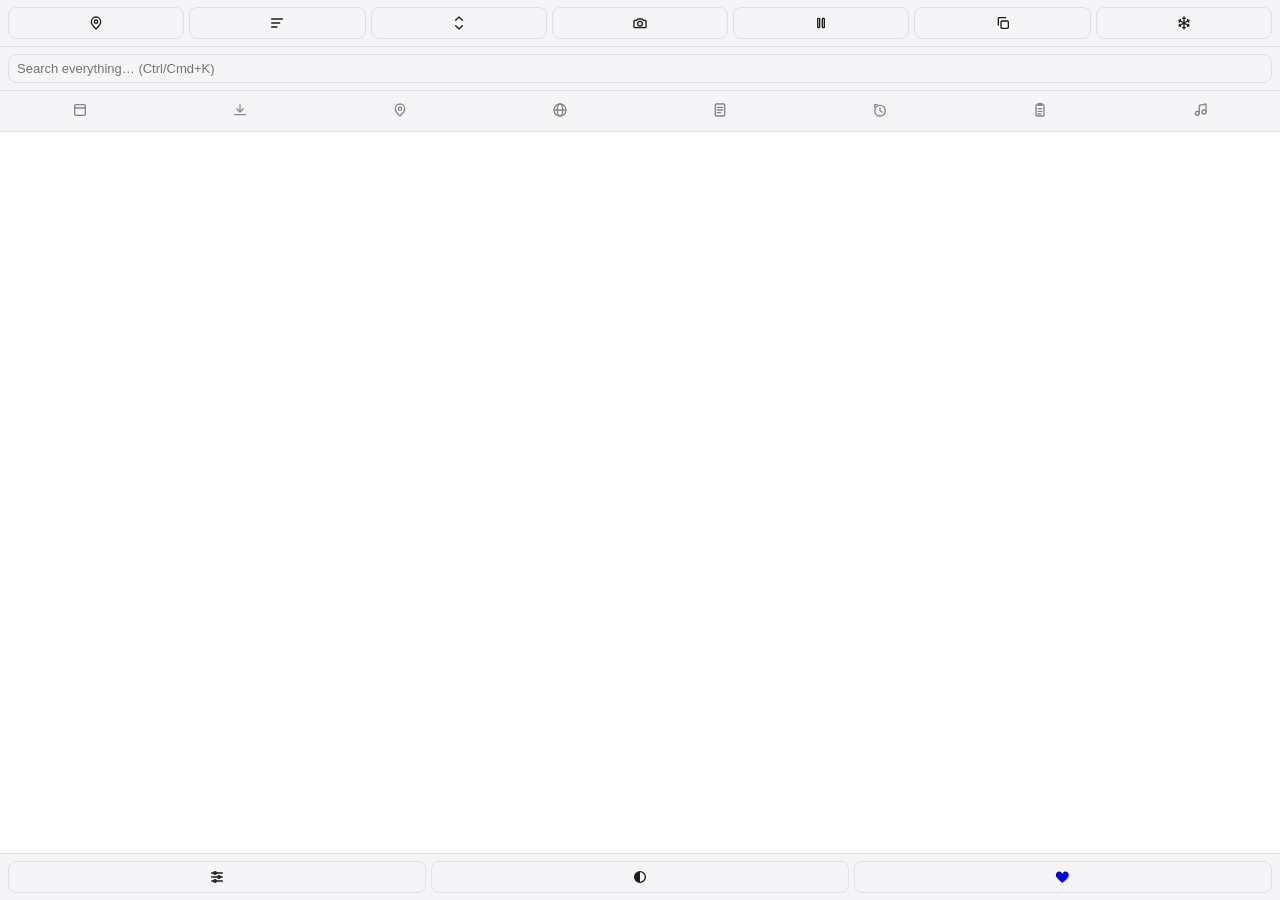
<file: sidepanel/sidepanel.html>
<!doctype html>
<html>
<head>
  <meta charset="utf-8" />
  <title>Sidebar Hub</title>
  <link rel="stylesheet" href="sidepanel.css" />
</head>
<body>
  <div id="quickaccess-widget" class="quickaccess"></div>

  <div id="nowplaying-widget" class="now-playing"></div>

  <div id="spotify-widget" class="now-playing"></div>

  <div class="quickbar" id="quickbar">
    <button id="qa-pin" class="btn-icon" data-tooltip="Pin current tab" aria-label="Pin current tab"><svg class="icon" viewBox="0 0 24 24" width="16" height="16" fill="none" stroke="currentColor" stroke-width="2" stroke-linecap="round" stroke-linejoin="round"><path d="M12 21s-7-6.5-7-11a7 7 0 0 1 14 0c0 4.5-7 11-7 11z"/><circle cx="12" cy="10" r="2.5"/></svg></button>
    <button id="qa-tidy" class="btn-icon" data-tooltip="Tidy: group tabs by site, groups left / individuals right" aria-label="Tidy tabs"><svg class="icon" viewBox="0 0 24 24" width="16" height="16" fill="none" stroke="currentColor" stroke-width="2" stroke-linecap="round" stroke-linejoin="round"><line x1="4" y1="6" x2="20" y2="6"/><line x1="4" y1="12" x2="16" y2="12"/><line x1="4" y1="18" x2="12" y2="18"/></svg></button>
    <button id="qa-collapse" class="btn-icon" data-tooltip="Collapse/expand all tab groups" aria-label="Collapse/expand all tab groups"><svg class="icon" viewBox="0 0 24 24" width="16" height="16" fill="none" stroke="currentColor" stroke-width="2" stroke-linecap="round" stroke-linejoin="round"><polyline points="7 8 12 3 17 8"/><polyline points="7 16 12 21 17 16"/></svg></button>
    <button id="qa-screenshot" class="btn-icon" data-tooltip="Screenshot current tab (not available on chrome:// pages)" aria-label="Screenshot current tab"><svg class="icon" viewBox="0 0 24 24" width="16" height="16" fill="none" stroke="currentColor" stroke-width="2" stroke-linecap="round" stroke-linejoin="round"><path d="M4 8h3l2-2h6l2 2h3a1 1 0 0 1 1 1v9a1 1 0 0 1-1 1H4a1 1 0 0 1-1-1V9a1 1 0 0 1 1-1z"/><circle cx="12" cy="13" r="3.5"/></svg></button>
    <button id="qa-pauseall" class="btn-icon" data-tooltip="Pause all playing media" aria-label="Pause all playing media"><svg class="icon" viewBox="0 0 24 24" width="16" height="16" fill="none" stroke="currentColor" stroke-width="2" stroke-linecap="round" stroke-linejoin="round"><rect x="7" y="5" width="3" height="14" rx="1"/><rect x="14" y="5" width="3" height="14" rx="1"/></svg></button>
    <button id="qa-copyurls" class="btn-icon" data-tooltip="Copy all tab URLs" aria-label="Copy all tab URLs"><svg class="icon" viewBox="0 0 24 24" width="16" height="16" fill="none" stroke="currentColor" stroke-width="2" stroke-linecap="round" stroke-linejoin="round"><rect x="9" y="9" width="11" height="11" rx="1.5"/><path d="M5 15V5a1 1 0 0 1 1-1h10"/></svg></button>
    <button id="qa-freeze" class="btn-icon" data-tooltip="Freeze all background tabs (saves memory)" aria-label="Freeze all background tabs"><svg class="icon" viewBox="0 0 24 24" width="16" height="16" fill="none" stroke="currentColor" stroke-width="2" stroke-linecap="round" stroke-linejoin="round"><line x1="12" y1="3" x2="12" y2="21"/><line x1="4.2" y1="7.5" x2="19.8" y2="16.5"/><line x1="19.8" y1="7.5" x2="4.2" y2="16.5"/><line x1="10" y1="5" x2="14" y2="5"/><line x1="10" y1="19" x2="14" y2="19"/><line x1="17.1" y1="6.8" x2="19.1" y2="10.2"/><line x1="4.9" y1="13.8" x2="6.9" y2="17.2"/><line x1="17.1" y1="17.2" x2="19.1" y2="13.8"/><line x1="6.9" y1="6.8" x2="4.9" y2="10.2"/></svg></button>
  </div>

  <div class="command-search" id="command-search">
    <input type="search" id="command-search-input" placeholder="Search everything… (Ctrl/Cmd+K)" />
    <ul id="command-search-results" class="command-search-results"></ul>
  </div>

  <nav class="tabbar" id="tabbar">
    <button class="tabbtn" data-panel="tabs" data-tooltip="Open Tabs" aria-label="Open Tabs"><svg class="icon" viewBox="0 0 24 24" width="16" height="16" fill="none" stroke="currentColor" stroke-width="2" stroke-linecap="round" stroke-linejoin="round"><rect x="4" y="4" width="16" height="16" rx="2"/><line x1="4" y1="9" x2="20" y2="9"/></svg></button>
    <button class="tabbtn" data-panel="downloads" data-tooltip="Downloads" aria-label="Downloads"><svg class="icon" viewBox="0 0 24 24" width="16" height="16" fill="none" stroke="currentColor" stroke-width="2" stroke-linecap="round" stroke-linejoin="round"><path d="M12 4v10"/><polyline points="7 10 12 15 17 10"/><line x1="4" y1="19" x2="20" y2="19"/></svg></button>
    <button class="tabbtn" data-panel="pins" data-tooltip="Pins" aria-label="Pins"><svg class="icon" viewBox="0 0 24 24" width="16" height="16" fill="none" stroke="currentColor" stroke-width="2" stroke-linecap="round" stroke-linejoin="round"><path d="M12 21s-7-6.5-7-11a7 7 0 0 1 14 0c0 4.5-7 11-7 11z"/><circle cx="12" cy="10" r="2.5"/></svg></button>
    <button class="tabbtn" data-panel="translate" data-tooltip="Translate" aria-label="Translate"><svg class="icon" viewBox="0 0 24 24" width="16" height="16" fill="none" stroke="currentColor" stroke-width="2" stroke-linecap="round" stroke-linejoin="round"><circle cx="12" cy="12" r="9"/><line x1="3" y1="12" x2="21" y2="12"/><ellipse cx="12" cy="12" rx="4" ry="9"/></svg></button>
    <button class="tabbtn" data-panel="notes" data-tooltip="Notes" aria-label="Notes"><svg class="icon" viewBox="0 0 24 24" width="16" height="16" fill="none" stroke="currentColor" stroke-width="2" stroke-linecap="round" stroke-linejoin="round"><rect x="5" y="3" width="14" height="18" rx="1.5"/><line x1="8" y1="8" x2="16" y2="8"/><line x1="8" y1="12" x2="16" y2="12"/><line x1="8" y1="16" x2="13" y2="16"/></svg></button>
    <button class="tabbtn" data-panel="closed" data-tooltip="Recently Closed" aria-label="Recently Closed"><svg class="icon" viewBox="0 0 24 24" width="16" height="16" fill="none" stroke="currentColor" stroke-width="2" stroke-linecap="round" stroke-linejoin="round"><circle cx="12" cy="13" r="8"/><polyline points="12 9 12 13 15 15"/><path d="M4 8V4H8"/></svg></button>
    <button class="tabbtn" data-panel="clipboard" data-tooltip="Clipboard History" aria-label="Clipboard History"><svg class="icon" viewBox="0 0 24 24" width="16" height="16" fill="none" stroke="currentColor" stroke-width="2" stroke-linecap="round" stroke-linejoin="round"><rect x="6" y="4" width="12" height="17" rx="1.5"/><rect x="9" y="2" width="6" height="3" rx="1"/><line x1="9" y1="10" x2="15" y2="10"/><line x1="9" y1="14" x2="15" y2="14"/><line x1="9" y1="18" x2="13" y2="18"/></svg></button>
    <button class="tabbtn" data-panel="spotify" data-tooltip="Spotify" aria-label="Spotify"><svg class="icon" viewBox="0 0 24 24" width="16" height="16" fill="none" stroke="currentColor" stroke-width="2" stroke-linecap="round" stroke-linejoin="round"><circle cx="8" cy="17" r="3"/><circle cx="18" cy="15" r="3"/><path d="M11 17V5l10-2v12"/></svg></button>
  </nav>

  <main class="content">
    <section id="panel-tabs" class="panel">
      <header class="panel-header">
        <input type="search" id="tabs-search" placeholder="Search open tabs…" />
      </header>
      <div class="panel-header">
        <button id="tabs-group" class="btn-icon" data-tooltip="Group tabs by site" aria-label="Group tabs by site"><svg class="icon" viewBox="0 0 24 24" width="14" height="14" fill="none" stroke="currentColor" stroke-width="2" stroke-linecap="round" stroke-linejoin="round"><path d="M4 6a1 1 0 0 1 1-1h4l2 2h8a1 1 0 0 1 1 1v10a1 1 0 0 1-1 1H5a1 1 0 0 1-1-1V6z"/></svg> Group by site</button>
        <button id="tabs-ungroup" class="btn-icon" data-tooltip="Ungroup all" aria-label="Ungroup all"><svg class="icon" viewBox="0 0 24 24" width="16" height="16" fill="none" stroke="currentColor" stroke-width="2" stroke-linecap="round" stroke-linejoin="round"><path d="M9 14 4 9l5-5"/><path d="M4 9h10a6 6 0 0 1 0 12h-3"/></svg></button>
      </div>
      <ul id="tabs-list" class="list"></ul>
    </section>

    <section id="panel-downloads" class="panel">
      <header class="panel-header">
        <input type="search" id="downloads-search" placeholder="Search downloads…" />
        <button id="downloads-clear" class="btn-icon" data-tooltip="Clear all history" aria-label="Clear all history"><svg class="icon" viewBox="0 0 24 24" width="16" height="16" fill="none" stroke="currentColor" stroke-width="2" stroke-linecap="round" stroke-linejoin="round"><path d="M4 7h16"/><path d="M9 7V4h6v3"/><path d="M6 7l1 13a1 1 0 0 0 1 1h8a1 1 0 0 0 1-1l1-13"/><line x1="10" y1="11" x2="10" y2="17"/><line x1="14" y1="11" x2="14" y2="17"/></svg></button>
      </header>
      <ul id="downloads-list" class="list"></ul>
    </section>

    <section id="panel-pins" class="panel">
      <header class="panel-header">
        <button id="pins-add" class="btn-primary"><svg class="icon" viewBox="0 0 24 24" width="14" height="14" fill="none" stroke="currentColor" stroke-width="2" stroke-linecap="round" stroke-linejoin="round"><path d="M12 21s-7-6.5-7-11a7 7 0 0 1 14 0c0 4.5-7 11-7 11z"/><circle cx="12" cy="10" r="2.5"/></svg> Pin current tab</button>
      </header>
      <ul id="pins-list" class="list"></ul>
    </section>

    <section id="panel-translate" class="panel">
      <header class="panel-header">
        <select id="translate-lang"></select>
        <button id="translate-getselection" class="btn-icon" data-tooltip="Get selected text from page" aria-label="Get selected text from page"><svg class="icon" viewBox="0 0 24 24" width="16" height="16" fill="none" stroke="currentColor" stroke-width="2" stroke-linecap="round" stroke-linejoin="round"><rect x="9" y="9" width="11" height="11" rx="1.5"/><path d="M5 15V5a1 1 0 0 1 1-1h10"/></svg></button>
      </header>
      <textarea id="translate-text" placeholder="Type or paste text, or grab the page selection…"></textarea>
      <button id="translate-go" class="btn-primary">Translate →</button>
    </section>

    <section id="panel-notes" class="panel">
      <textarea id="notes-text" placeholder="Jot something down… (auto-saved)"></textarea>
    </section>

    <section id="panel-closed" class="panel">
      <header class="panel-header">
        <span class="panel-title">Recently closed</span>
        <button id="closed-refresh" class="btn-icon" data-tooltip="Refresh" aria-label="Refresh"><svg class="icon" viewBox="0 0 24 24" width="16" height="16" fill="none" stroke="currentColor" stroke-width="2" stroke-linecap="round" stroke-linejoin="round"><path d="M20 12a8 8 0 1 1-2.34-5.66"/><polyline points="20 4 20 9 15 9"/></svg></button>
      </header>
      <ul id="closed-list" class="list"></ul>
    </section>

    <section id="panel-clipboard" class="panel">
      <header class="panel-header">
        <span class="panel-title">Clipboard history</span>
        <button id="clipboard-clear" class="btn-icon" data-tooltip="Clear history" aria-label="Clear history"><svg class="icon" viewBox="0 0 24 24" width="16" height="16" fill="none" stroke="currentColor" stroke-width="2" stroke-linecap="round" stroke-linejoin="round"><path d="M4 7h16"/><path d="M9 7V4h6v3"/><path d="M6 7l1 13a1 1 0 0 0 1 1h8a1 1 0 0 0 1-1l1-13"/><line x1="10" y1="11" x2="10" y2="17"/><line x1="14" y1="11" x2="14" y2="17"/></svg></button>
      </header>
      <ul id="clipboard-list" class="list"></ul>
    </section>

    <section id="panel-spotify" class="panel panel-scroll">
      <div id="spotify-status"></div>

      <div class="settings-section spotify-player-card">
        <div id="spotify-nowplaying"></div>
        <div id="spotify-controls" class="spotify-controls"></div>
      </div>

      <div class="settings-section">
        <div class="panel-title">Playlists</div>
        <ul id="spotify-playlists" class="toggle-list"></ul>
      </div>
    </section>

    <section id="panel-settings" class="panel panel-scroll">
      <div class="settings-section">
        <div class="panel-title">Quick actions</div>
        <ul id="settings-actions" class="toggle-list"></ul>
      </div>

      <div class="settings-section">
        <div class="panel-title">Sections</div>
        <ul id="settings-sections" class="toggle-list"></ul>
      </div>

      <div class="settings-section">
        <div class="panel-title">Widgets</div>
        <ul id="settings-widgets" class="toggle-list"></ul>
      </div>

      <div class="settings-section">
        <div class="panel-title">Quick access (2 slots)</div>
        <ul id="settings-quickaccess" class="toggle-list"></ul>
      </div>

      <div class="settings-section">
        <div class="panel-title">Theme</div>
        <div class="settings-links">
          <select id="settings-theme">
            <option value="auto">Auto (match system)</option>
            <option value="light">Light</option>
            <option value="dark">Dark</option>
          </select>
        </div>
      </div>

      <div class="settings-section">
        <div class="panel-title">Screenshot</div>
        <div class="settings-links">
          <label class="settings-field">
            Save location:
            <select id="settings-screenshot-mode">
              <option value="downloads">Downloads subfolder</option>
              <option value="custom">Custom folder (chosen once, no popups)</option>
            </select>
          </label>

          <label class="settings-field" id="settings-screenshot-downloads-opts">
            Subfolder name (inside Downloads):
            <input type="text" id="settings-screenshot-folder" placeholder="screenshots" />
          </label>

          <div id="settings-screenshot-custom-opts" style="display: none;">
            <button id="settings-screenshot-choose" class="btn-icon" style="align-self: flex-start;"><svg class="icon" viewBox="0 0 24 24" width="14" height="14" fill="none" stroke="currentColor" stroke-width="2" stroke-linecap="round" stroke-linejoin="round"><path d="M4 6a1 1 0 0 1 1-1h4l2 2h8a1 1 0 0 1 1 1v10a1 1 0 0 1-1 1H5a1 1 0 0 1-1-1V6z"/></svg> Choose folder…</button>
            <span class="row-sub" id="settings-screenshot-custom-label">No folder chosen yet</span>
          </div>
        </div>
      </div>

      <div class="settings-section">
        <div class="panel-title">Spotify</div>

        <div class="settings-subblock">
          <a href="https://github.com/JanVranka05/smart-sidebar-hub/blob/main/SPOTIFY_SETUP.md" target="_blank" rel="noopener">📖 Full setup guide (with troubleshooting) →</a>
        </div>

        <div class="settings-subblock">
          <span class="settings-subtitle">1. Create an app</span>
          <a href="https://developer.spotify.com/dashboard" target="_blank" rel="noopener">Open Spotify Developer Dashboard →</a>
        </div>

        <div class="settings-subblock">
          <span class="settings-subtitle">2. Add this redirect URI to it</span>
          <button id="spotify-redirect-copy" class="btn-icon" style="align-self: flex-start;"><svg class="icon" viewBox="0 0 24 24" width="14" height="14" fill="none" stroke="currentColor" stroke-width="2" stroke-linecap="round" stroke-linejoin="round"><rect x="9" y="9" width="11" height="11" rx="1.5"/><path d="M5 15V5a1 1 0 0 1 1-1h10"/></svg> Copy redirect URI</button>
        </div>

        <div class="settings-subblock">
          <span class="settings-subtitle">3. Connect</span>
          <div class="settings-connect-row">
            <input type="text" id="settings-spotify-clientid" placeholder="Client ID" />
            <button id="settings-spotify-connect" class="btn-primary">Connect</button>
          </div>
          <span class="row-sub" id="settings-spotify-status">Not connected</span>
        </div>
      </div>

      <div class="settings-section">
        <div class="panel-title">Appearance</div>
        <div class="settings-links">
          <button id="settings-appearance" class="btn-icon" style="align-self: flex-start;">
            Open chrome://settings/appearance
          </button>
          <span class="row-sub">Move the side panel left/right or change tab layout — controlled by Chrome, not this extension.</span>
        </div>
      </div>

      <div class="settings-section">
        <div class="panel-title">Links</div>
        <div class="settings-links">
          <a href="https://github.com/JanVranka05/smart-sidebar-hub" target="_blank" rel="noopener">GitHub repo</a>
          <a href="https://github.com/JanVranka05/smart-sidebar-hub/releases" target="_blank" rel="noopener">Releases / changelog</a>
          <a href="https://github.com/JanVranka05/smart-sidebar-hub/issues/new" target="_blank" rel="noopener">Report an issue</a>
          <a href="https://ko-fi.com/janvranka" target="_blank" rel="noopener">Support on Ko-fi</a>
        </div>
      </div>

      <div class="settings-version" id="settings-version"></div>
    </section>
  </main>

  <footer class="bottombar" id="bottombar">
    <button id="footer-settings" class="btn-icon" data-tooltip="Settings" aria-label="Settings"><svg class="icon" viewBox="0 0 24 24" width="16" height="16" fill="none" stroke="currentColor" stroke-width="2" stroke-linecap="round" stroke-linejoin="round"><line x1="4" y1="6" x2="20" y2="6"/><circle cx="9" cy="6" r="2"/><line x1="4" y1="12" x2="20" y2="12"/><circle cx="15" cy="12" r="2"/><line x1="4" y1="18" x2="20" y2="18"/><circle cx="9" cy="18" r="2"/></svg></button>
    <button id="footer-theme" class="btn-icon" data-tooltip="Theme: auto (click to change)" aria-label="Toggle theme"><svg class="icon" viewBox="0 0 24 24" width="16" height="16" fill="none" stroke="currentColor" stroke-width="2" stroke-linecap="round" stroke-linejoin="round"><circle cx="12" cy="12" r="8"/><path d="M12 4a8 8 0 0 0 0 16z" fill="currentColor" stroke="none"/></svg></button>
    <a href="https://ko-fi.com/janvranka" target="_blank" rel="noopener" class="btn-icon" data-tooltip="Support on Ko-fi" aria-label="Support on Ko-fi"><svg class="icon" viewBox="0 0 24 24" width="16" height="16" fill="currentColor"><path d="M12 21s-7.2-4.5-9.9-9C.3 8.4 1.8 4.8 5.1 4c2-.5 4 .3 5.1 2 .3.5.6 1 .8 1.5.2-.5.5-1 .8-1.5 1.1-1.7 3.1-2.5 5.1-2 3.3.8 4.8 4.4 3 8-2.7 4.5-9.9 9-9.9 9z"/></svg></a>
  </footer>

  <script type="module" src="main.js"></script>
</body>
</html>
</file>
<file: sidepanel/sidepanel.css>
:root {
  --bg: #ffffff;
  --bg-alt: #f5f5f7;
  --text: #1c1c1e;
  --text-dim: #6b6b70;
  --border: #e2e2e6;
  --accent: #4f46e5;
  --accent-text: #ffffff;
  --danger: #d92d20;
  --radius: 8px;
}

@media (prefers-color-scheme: dark) {
  :root:not([data-theme="light"]) {
    --bg: #1c1c1e;
    --bg-alt: #26262a;
    --text: #f2f2f3;
    --text-dim: #9a9a9f;
    --border: #3a3a3e;
    --accent: #6366f1;
    --accent-text: #ffffff;
    --danger: #f87171;
  }
}

:root[data-theme="dark"] {
  --bg: #1c1c1e;
  --bg-alt: #26262a;
  --text: #f2f2f3;
  --text-dim: #9a9a9f;
  --border: #3a3a3e;
  --accent: #6366f1;
  --accent-text: #ffffff;
  --danger: #f87171;
}

* { box-sizing: border-box; }

button, input, select, textarea {
  font-family: inherit;
  color: inherit;
}

html, body {
  margin: 0;
  height: 100%;
  overflow: hidden;
  background: var(--bg);
  color: var(--text);
  font-family: -apple-system, BlinkMacSystemFont, "Segoe UI", Roboto, sans-serif;
  font-size: 13px;
}

body {
  display: flex;
  flex-direction: column;
}

.quickbar {
  display: flex;
  gap: 5px;
  padding: 7px 8px;
  border-bottom: 1px solid var(--border);
  background: var(--bg-alt);
  flex-shrink: 0;
}

.quickbar .btn-icon {
  flex: 1;
  text-align: center;
}

.quickbar .btn-icon.active {
  background: var(--accent);
  border-color: var(--accent);
}

.command-search {
  position: relative;
  display: flex;
  padding: 7px 8px;
  background: var(--bg-alt);
  border-bottom: 1px solid var(--border);
  flex-shrink: 0;
}

.command-search-results {
  display: none;
  list-style: none;
  margin: 0;
  padding: 4px;
  position: absolute;
  top: 100%;
  left: 0;
  right: 0;
  flex-direction: column;
  gap: 2px;
  background: var(--bg);
  border-bottom: 1px solid var(--border);
  box-shadow: 0 8px 20px rgba(0, 0, 0, 0.18);
  max-height: min(70vh, 420px);
  overflow-y: auto;
  z-index: 50;
}

.command-search-results.open {
  display: flex;
}

.command-search-results .row.active {
  background: var(--bg-alt);
  outline: 1px solid var(--accent);
  outline-offset: -1px;
}

.tabbar {
  display: flex;
  border-bottom: 1px solid var(--border);
  background: var(--bg-alt);
  flex-shrink: 0;
}

.bottombar {
  display: flex;
  gap: 5px;
  padding: 7px 8px;
  border-top: 1px solid var(--border);
  background: var(--bg-alt);
  flex-shrink: 0;
}

.bottombar .btn-icon {
  flex: 1;
  text-align: center;
}

.tabbtn {
  flex: 1;
  padding: 11px 0;
  background: none;
  border: none;
  display: inline-flex;
  align-items: center;
  justify-content: center;
  cursor: pointer;
  opacity: 0.5;
  border-bottom: 2px solid transparent;
}

.tabbtn { transition: background 0.12s ease, opacity 0.12s ease; }

.tabbtn:hover { opacity: 1; background: var(--border); }

.tabbtn.active {
  opacity: 1;
  border-bottom: 2px solid var(--accent);
}

.content {
  flex: 1;
  overflow: hidden;
  position: relative;
}

.panel {
  display: none;
  flex-direction: column;
  height: 100%;
  padding: 10px;
  gap: 8px;
}

.panel.active {
  display: flex;
}

.panel-scroll {
  overflow-y: auto;
}

.panel-header {
  display: flex;
  gap: 6px;
  align-items: center;
  flex-shrink: 0;
}

.panel-title {
  font-weight: 600;
  flex: 1;
}

.settings-section {
  background: var(--bg-alt);
  border: 1px solid var(--border);
  border-radius: var(--radius);
  padding: 10px 10px 12px;
}

.settings-section .panel-title {
  font-size: 11px;
  text-transform: uppercase;
  letter-spacing: 0.04em;
  color: var(--text-dim);
  margin-bottom: 6px;
}

.settings-section .toggle-row:hover,
.settings-section .row:hover {
  background: var(--bg);
}

.settings-subblock {
  display: flex;
  flex-direction: column;
  gap: 5px;
  padding: 8px 8px;
}

.settings-subblock + .settings-subblock {
  border-top: 1px solid var(--border);
}

.settings-subtitle {
  font-size: 11px;
  font-weight: 600;
  color: var(--text-dim);
}

.settings-connect-row {
  display: flex;
  gap: 6px;
}

.settings-connect-row input {
  flex: 1;
  min-width: 0;
  padding: 6px 8px;
  border: 1px solid var(--border);
  border-radius: var(--radius);
  background: var(--bg);
  font-size: 13px;
}

.settings-connect-row .btn-primary {
  flex-shrink: 0;
}

.spotify-player-card {
  display: flex;
  flex-direction: column;
  gap: 10px;
}

.spotify-controls {
  display: flex;
  align-items: center;
  justify-content: center;
  gap: 10px;
}

.spotify-controls .row-action {
  width: 34px;
  height: 34px;
  border-radius: 50%;
  background: var(--bg);
  border: 1px solid var(--border);
  opacity: 1;
  padding: 0;
}

.spotify-controls .row-action:hover {
  background: var(--border);
}

.spotify-controls .spotify-toggle-btn {
  width: 44px;
  height: 44px;
  background: var(--accent);
  border-color: var(--accent);
  color: var(--accent-text);
}

.spotify-controls .spotify-toggle-btn:hover {
  filter: brightness(1.08);
  background: var(--accent);
}

input[type="search"], select {
  flex: 1;
  padding: 6px 8px;
  border: 1px solid var(--border);
  border-radius: var(--radius);
  background: var(--bg-alt);
  color: var(--text);
  font-size: 13px;
}

textarea {
  flex: 1;
  resize: none;
  padding: 8px;
  border: 1px solid var(--border);
  border-radius: var(--radius);
  background: var(--bg-alt);
  color: var(--text);
  font-family: inherit;
  font-size: 13px;
}

.btn-primary {
  padding: 7px 10px;
  border: none;
  border-radius: var(--radius);
  background: var(--accent);
  color: var(--accent-text);
  cursor: pointer;
  font-size: 13px;
  flex-shrink: 0;
}

.btn-primary:hover { filter: brightness(1.08); }

.btn-icon {
  padding: 7px 9px;
  border: 1px solid var(--border);
  border-radius: var(--radius);
  background: var(--bg-alt);
  cursor: pointer;
  font-size: 14px;
  flex-shrink: 0;
  display: inline-flex;
  align-items: center;
  justify-content: center;
  gap: 6px;
  transition: background 0.12s ease, border-color 0.12s ease, transform 0.12s ease;
}

.icon,
.icon-wrap {
  display: inline-flex;
  flex-shrink: 0;
}

.icon-wrap {
  align-items: center;
  justify-content: center;
}

.row-icon.icon-wrap {
  color: var(--text-dim);
}

.btn-icon:hover {
  background: var(--border);
  border-color: var(--accent);
}

.btn-icon:active {
  transform: scale(0.94);
}

.list {
  list-style: none;
  margin: 0;
  padding: 0;
  overflow-y: auto;
  flex: 1;
  display: flex;
  flex-direction: column;
  gap: 2px;
}

.row {
  display: flex;
  align-items: center;
  gap: 8px;
  padding: 7px 8px;
  border-radius: var(--radius);
  cursor: pointer;
}

.row-indent {
  margin-left: 14px;
}

.group-header {
  display: flex;
  align-items: center;
  gap: 6px;
  padding: 8px 8px 2px;
  font-size: 10px;
  text-transform: uppercase;
  letter-spacing: 0.04em;
  color: var(--text-dim);
}

.group-dot {
  width: 8px;
  height: 8px;
  border-radius: 50%;
  flex-shrink: 0;
}

.row:hover { background: var(--bg-alt); }

.row-icon {
  width: 16px;
  height: 16px;
  flex-shrink: 0;
  border-radius: 3px;
}

.row-main {
  flex: 1;
  min-width: 0;
  display: flex;
  flex-direction: column;
}

.row-title {
  white-space: nowrap;
  overflow: hidden;
  text-overflow: ellipsis;
}

.row-sub {
  color: var(--text-dim);
  font-size: 11px;
  white-space: nowrap;
  overflow: hidden;
  text-overflow: ellipsis;
}

.row-action {
  flex-shrink: 0;
  background: none;
  border: none;
  border-radius: var(--radius);
  cursor: pointer;
  opacity: 0.55;
  font-size: 13px;
  padding: 4px 6px;
  transition: background 0.12s ease, opacity 0.12s ease;
}

.row-action:hover {
  opacity: 1;
  background: var(--border);
}

.empty {
  color: var(--text-dim);
  text-align: center;
  padding: 24px 8px;
}

.now-playing {
  flex-shrink: 0;
  display: flex;
  flex-direction: column;
  gap: 2px;
}

.now-playing:empty {
  display: none;
}

.now-playing-label {
  font-size: 10px;
  text-transform: uppercase;
  letter-spacing: 0.04em;
  color: var(--text-dim);
  padding: 2px 8px 4px;
}

#nowplaying-widget.now-playing,
#spotify-widget.now-playing {
  background: var(--bg-alt);
  border-bottom: 1px solid var(--border);
  padding: 6px 8px;
}

#nowplaying-widget .row,
#spotify-widget .row {
  background: var(--bg);
  border: 1px solid var(--border);
}

.toggle-list {
  list-style: none;
  margin: 0;
  padding: 0;
  flex-shrink: 0;
}

.toggle-row {
  display: flex;
  align-items: center;
  gap: 8px;
  padding: 6px 8px;
  margin: 0 0 2px 0;
  border-radius: var(--radius);
}

.toggle-row:last-child {
  margin-bottom: 0;
}

.toggle-row:hover {
  background: var(--bg-alt);
}

.toggle-row.toggle-row-indent {
  padding-left: 30px;
  font-size: 12px;
  color: var(--text-dim);
}

.toggle-row input {
  width: 15px;
  height: 15px;
  flex-shrink: 0;
  cursor: pointer;
}

.toggle-row label {
  cursor: pointer;
  flex: 1;
}

.quickaccess {
  flex-shrink: 0;
  display: flex;
  gap: 14px;
  padding: 7px 8px;
  background: var(--bg-alt);
  border-bottom: 1px solid var(--border);
}

.quickaccess:empty {
  display: none;
  border-bottom: none;
  padding: 0;
}

.quickaccess-chip {
  display: flex;
  align-items: center;
  justify-content: center;
  gap: 6px;
  flex: 1;
  min-width: 0;
  padding: 5px 10px;
  border: 1px solid transparent;
  border-radius: 999px;
  background: none;
  cursor: pointer;
  font-size: 12px;
  color: var(--text);
  transition: background 0.12s ease, border-color 0.12s ease;
}

.quickaccess-chip img {
  width: 14px;
  height: 14px;
  border-radius: 3px;
  flex-shrink: 0;
}

.quickaccess-chip span {
  overflow: hidden;
  text-overflow: ellipsis;
  white-space: nowrap;
}

.quickaccess-chip:hover {
  background: var(--bg-alt);
  border-color: var(--border);
}

.settings-field {
  display: flex;
  flex-direction: column;
  gap: 4px;
  font-size: 12px;
  color: var(--text-dim);
}

.settings-field input[type="text"] {
  padding: 6px 8px;
  border: 1px solid var(--border);
  border-radius: var(--radius);
  background: var(--bg-alt);
  color: var(--text);
  font-size: 13px;
}

.settings-links {
  display: flex;
  flex-direction: column;
  gap: 6px;
  padding: 4px 8px;
}

.settings-links a {
  color: var(--accent);
  text-decoration: none;
  font-size: 13px;
}

.settings-links a:hover {
  text-decoration: underline;
}

.settings-version {
  color: var(--text-dim);
  font-size: 11px;
  text-align: center;
  padding: 14px 8px 4px;
}

[data-tooltip] {
  position: relative;
}

[data-tooltip]::after {
  content: attr(data-tooltip);
  position: absolute;
  top: 100%;
  left: 50%;
  transform: translateX(calc(-50% + var(--tooltip-shift, 0px))) translateY(2px);
  background: var(--text);
  color: var(--bg);
  font-size: 11px;
  font-weight: 400;
  line-height: 1.3;
  white-space: nowrap;
  padding: 4px 8px;
  border-radius: 6px;
  opacity: 0;
  pointer-events: none;
  transition: opacity 0.1s ease 0.3s, transform 0.1s ease 0.3s;
  z-index: 100;
}

[data-tooltip]:hover::after {
  opacity: 1;
  transform: translateX(calc(-50% + var(--tooltip-shift, 0px))) translateY(6px);
}

#bottombar [data-tooltip]::after {
  top: auto;
  bottom: 100%;
  transform: translateX(calc(-50% + var(--tooltip-shift, 0px))) translateY(-2px);
}

#bottombar [data-tooltip]:hover::after {
  transform: translateX(calc(-50% + var(--tooltip-shift, 0px))) translateY(-6px);
}

.list::-webkit-scrollbar,
.panel-scroll::-webkit-scrollbar {
  width: 8px;
}

.list::-webkit-scrollbar-track,
.panel-scroll::-webkit-scrollbar-track {
  background: transparent;
}

.list::-webkit-scrollbar-thumb,
.panel-scroll::-webkit-scrollbar-thumb {
  background: var(--border);
  border-radius: 4px;
}

.list::-webkit-scrollbar-thumb:hover,
.panel-scroll::-webkit-scrollbar-thumb:hover {
  background: var(--text-dim);
}

.progress-track {
  height: 3px;
  background: var(--border);
  border-radius: 2px;
  overflow: hidden;
  margin-top: 3px;
}

.progress-fill {
  height: 100%;
  background: var(--accent);
}
</file>
